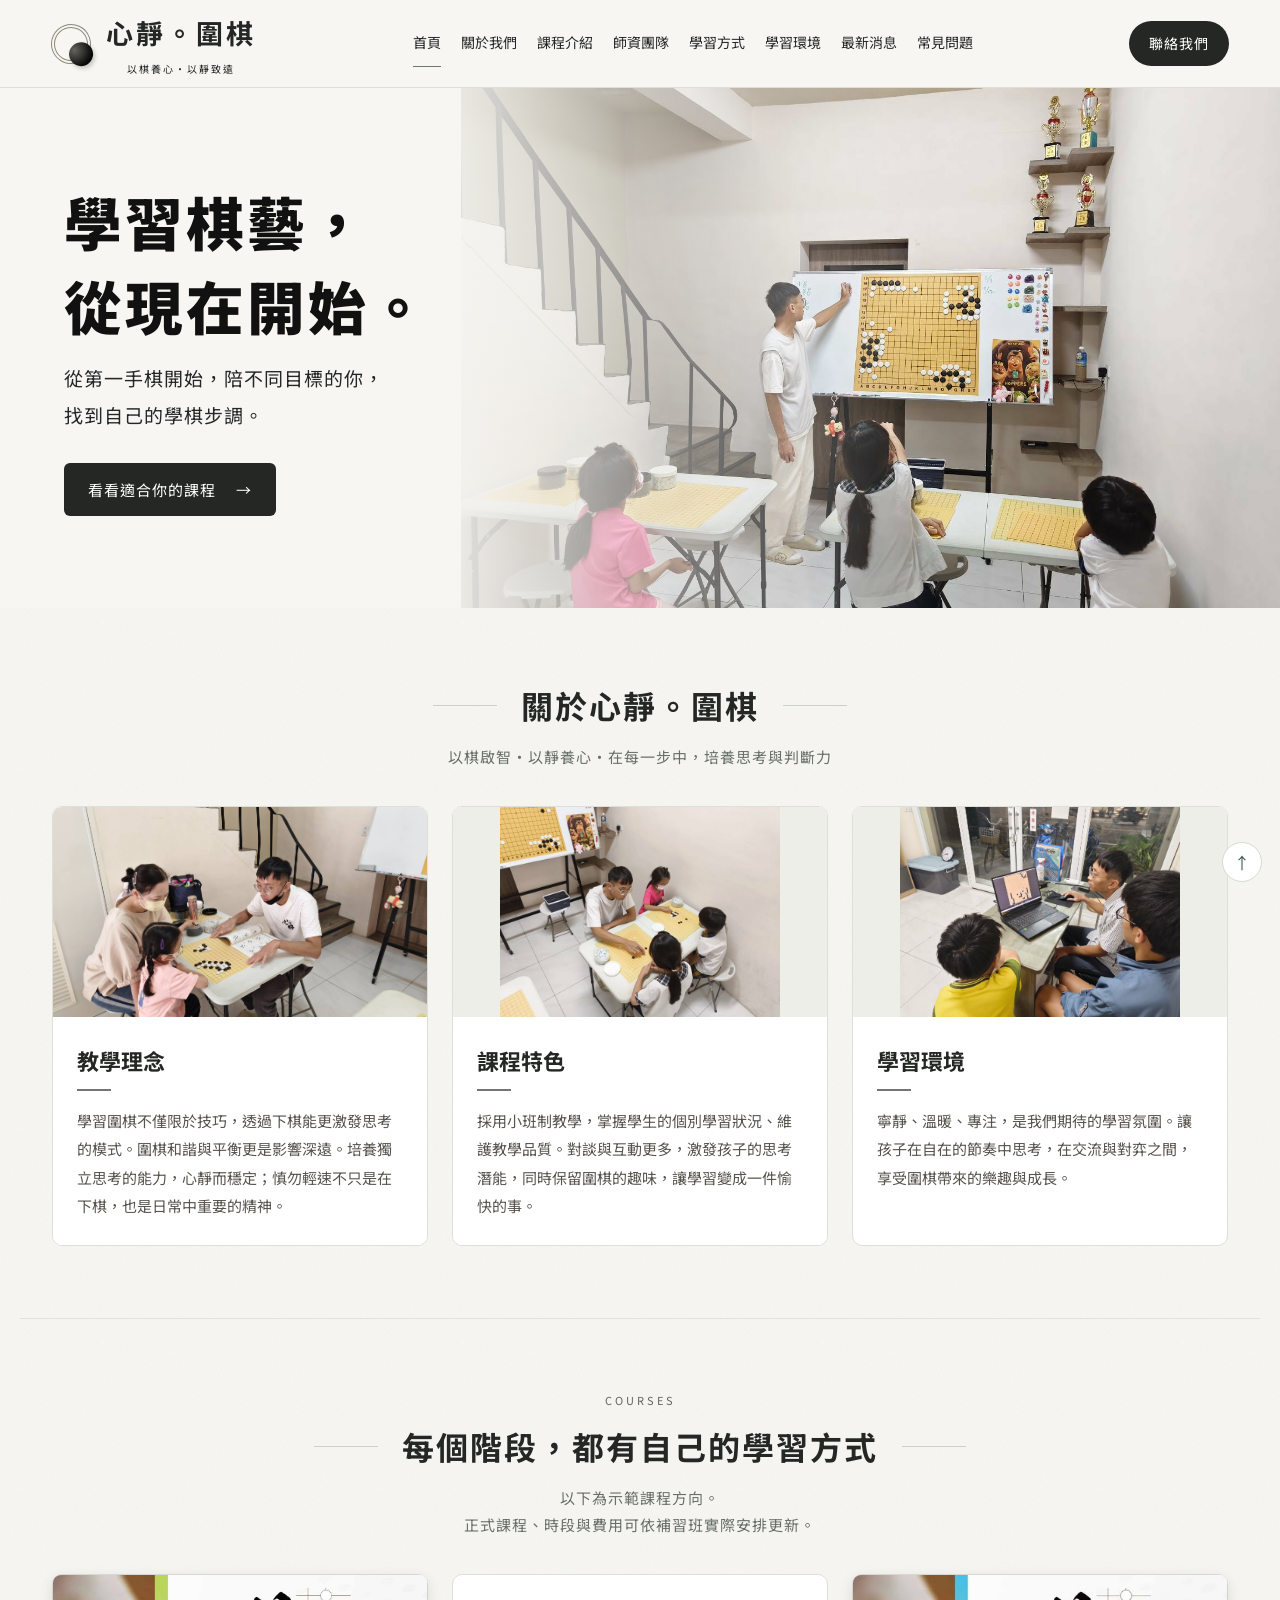
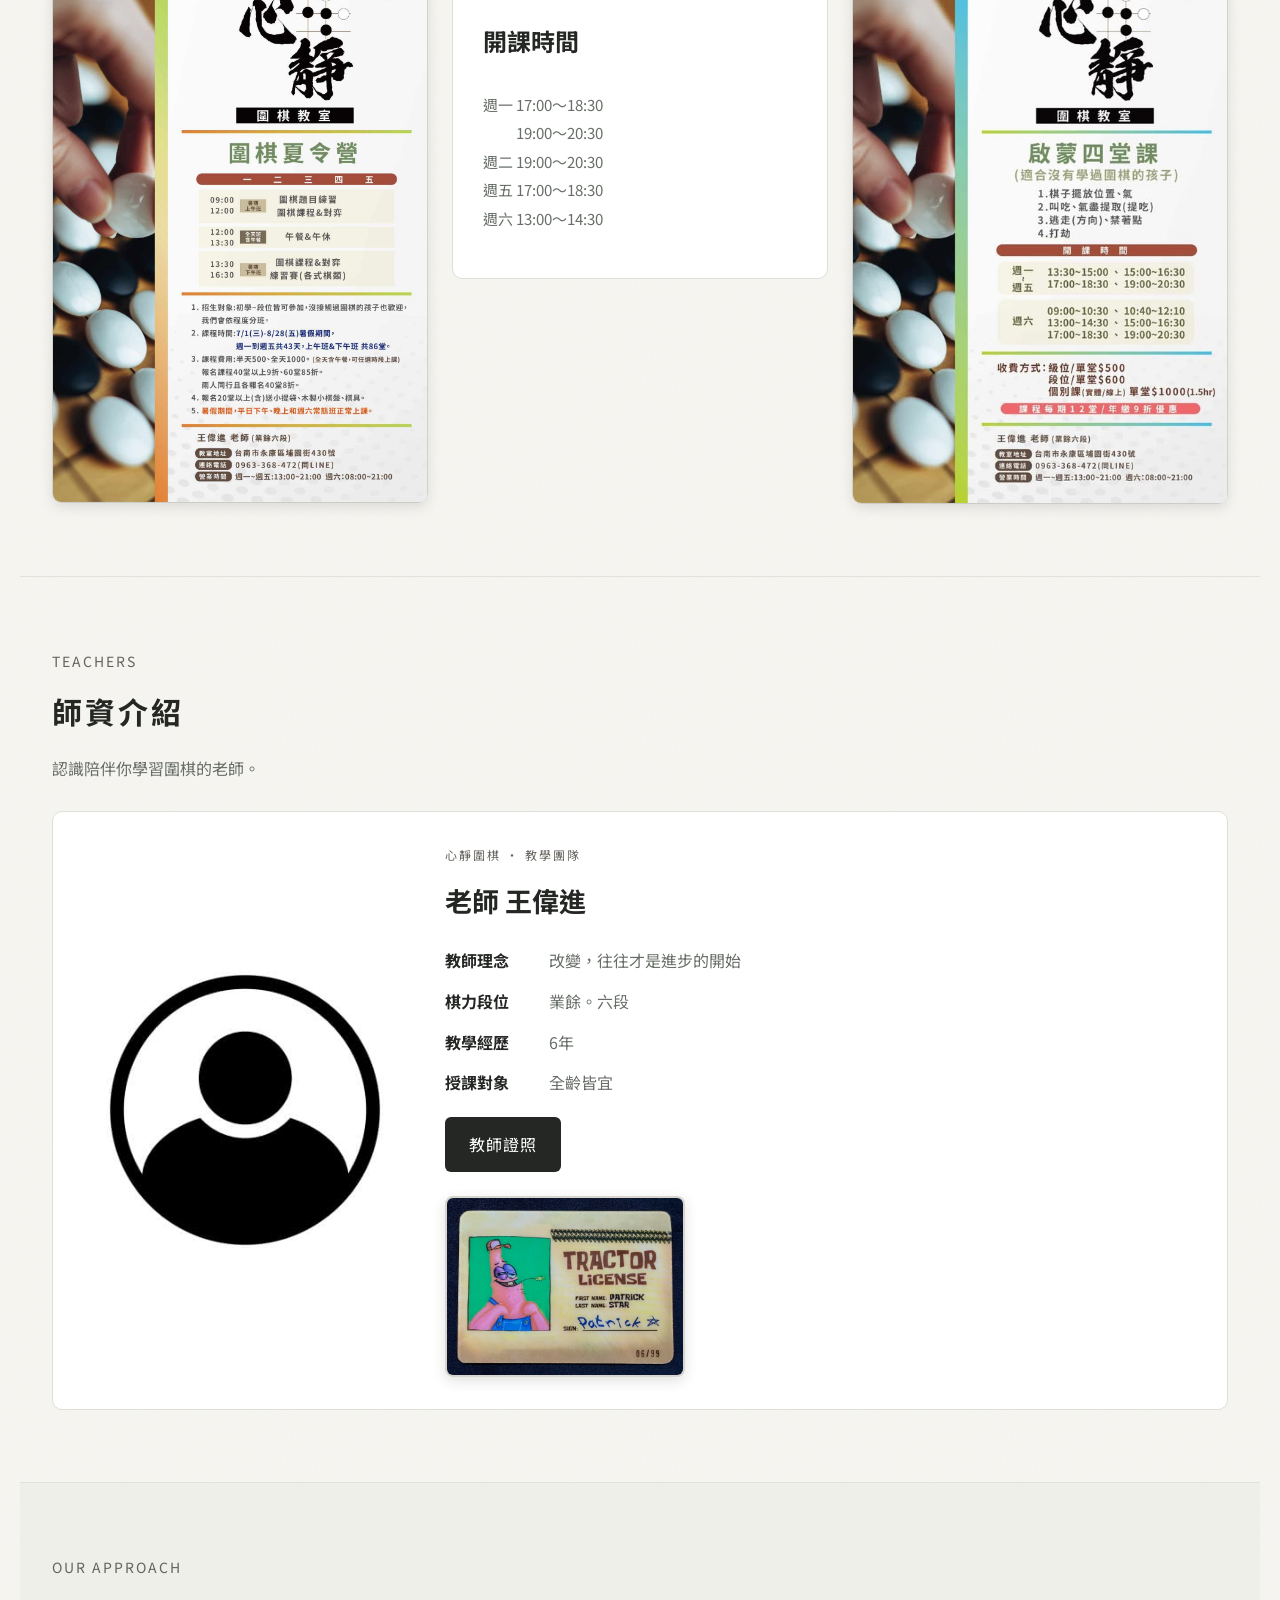
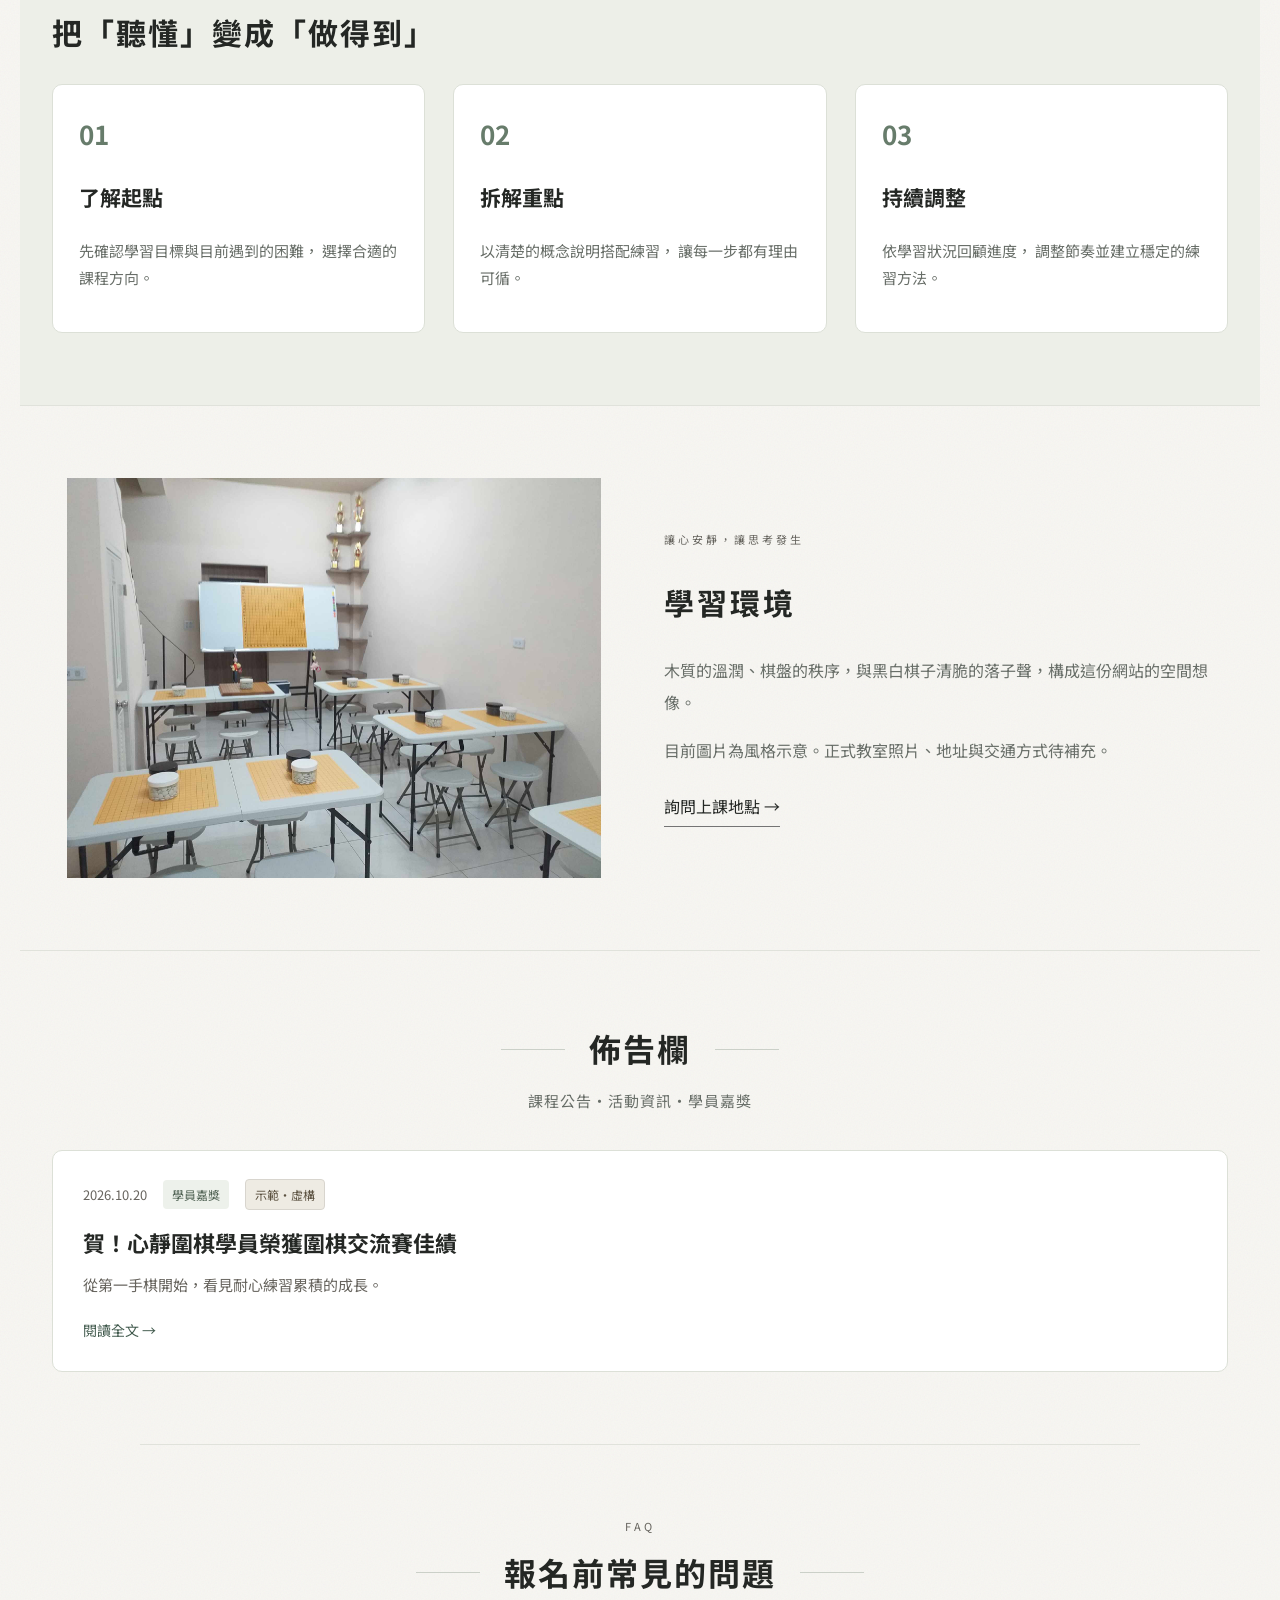
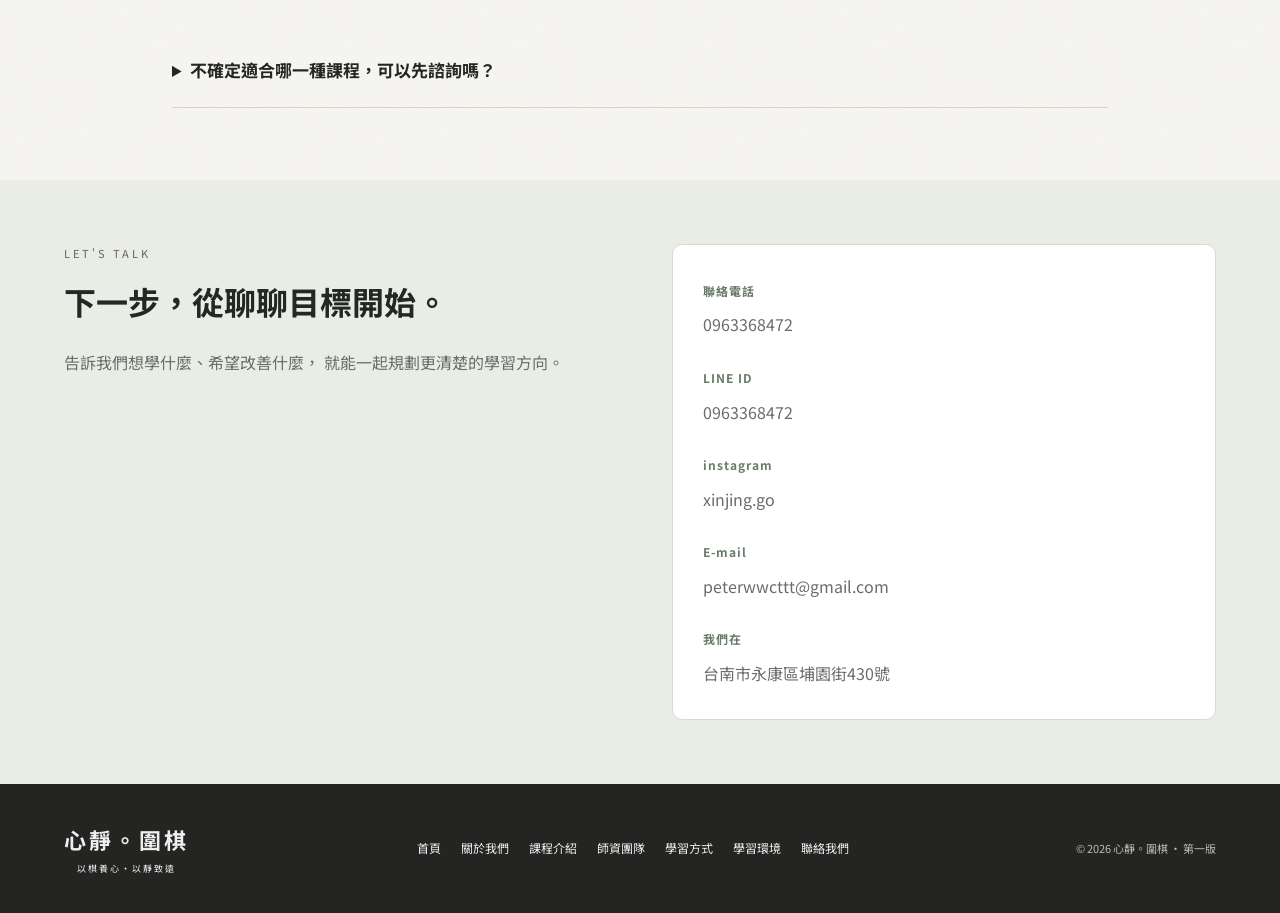
<file: index.html>
<!doctype html>
<html lang="zh-Hant">
<head>
<meta charset="utf-8">
<meta name="viewport" content="width=device-width,initial-scale=1">
<meta name="description" content="心靜。圍棋，以棋養心，以靜致遠。從第一手棋開始，陪不同目標的你，<br>找到自己的學棋步調。">
<title>心靜。圍棋｜以棋養心・以靜致遠</title>
<link rel="preconnect" href="https://fonts.googleapis.com">
<link rel="preconnect" href="https://fonts.gstatic.com" crossorigin>
<link rel="stylesheet" href="https://fonts.googleapis.com/css2?family=Noto+Sans+TC:wght@400;700&amp;display=swap">
<style>
:root {
  --paper:#f6f3ec;
  --ink:#242423;
  --wood:#ae7c43;
  --muted:#67645e
}
* {
  box-sizing:border-box
}
html {
  scroll-behavior:smooth;
  scroll-padding-top:95px
}
body {
  margin:0;
  color:var(--ink);
  background:var(--paper);
  font-family:"Noto Serif TC","Songti TC","PMingLiU",serif;
  background-image:url("data:image/svg+xml,%3Csvg xmlns='http://www.w3.org/2000/svg' width='180' height='180'%3E%3Cfilter id='n'%3E%3CfeTurbulence type='fractalNoise' baseFrequency='.7' numOctaves='3' stitchTiles='stitch'/%3E%3C/filter%3E%3Cpath fill='%237e735f' opacity='.055' filter='url(%23n)' d='M0 0h180v180H0z'/%3E%3C/svg%3E")
}
a {
  color:inherit;
  text-decoration:none
}
button {
  font:inherit
}
header {
  height:88px;
  display:flex;
  align-items:center;
  justify-content:space-between;
  padding:0 5.8%;
  gap:24px;
  background:#f8f5ee;
  position:sticky;
  top:0;
  z-index:10;
  border-bottom:1px solid #ded7c855
}
.brand {
  display:flex;
  align-items:center;
  gap:15px;
  flex-shrink:0
}
.mark {
  width:40px;
  height:40px;
  border:4px double #8f887b;
  border-radius:50%;
  position:relative;
  transform:rotate(-20deg)
}
.mark:after {
  content:'';
  position:absolute;
  width:24px;
  height:24px;
  border-radius:50%;
  background:radial-gradient(circle at 30% 25%,#65645d,#080909 70%);
  bottom:-9px;
  right:-2px;
  box-shadow:1px 3px 4px #0003
}
.brand strong {
  display:block;
  font-size:32px;
  letter-spacing:5px;
  font-weight:900
}
.brand small {
  display:block;
  text-align:center;
  letter-spacing:3px;
  font-size:12px;
  margin-top:2px
}
nav {
  display:flex;
  gap:34px;
  align-items:center;
  font-size:15px;
  letter-spacing:2px
}
nav a {
  padding:10px 0;
  border-bottom:1px solid transparent
}
nav a:hover,nav a[aria-current] {
  border-color:var(--wood)
}
.pill {
  display:inline-flex;
  align-items:center;
  justify-content:center;
  gap:20px;
  background:var(--ink);
  color:#fff;
  padding:14px 30px;
  border-radius:6px;
  font-size:18px;
  letter-spacing:3px;
  transition:background .2s,transform .2s
}
.pill:hover {
  background:#574735;
  transform:translateY(-2px)
}
header>.pill {
  font-size:14px;
  border-radius:30px;
  padding:12px 30px
}
.menu {
  display:none;
  border:1px solid #ccc;
  background:transparent;
  padding:8px 12px;
  border-radius:4px
}
.hero {
  min-height:414px;
  position:relative;
  display:flex;
  align-items:center;
  overflow:hidden
}
.hero-image {
  position:absolute;
  right:0;
  top:0;
  height:100%;
  width:64%;
  object-fit:cover;
  object-position:center
}
.hero:after {
  content:'';
  position:absolute;
  inset:0;
  background:linear-gradient(90deg,#f6f3ec 0%,#f6f3ec 30%,#f6f3ecdf 38%,#f6f3ec00 57%)
}
.hero-content {
  position:relative;
  z-index:1;
  margin:50px 5.8%;
  max-width:670px
}
.hero h1 {
  font-family:"BiauKai","Microsoft JhengHei","PingFang TC",sans-serif;
  font-size:clamp(35px,4.5vw,70px);
  line-height:1.4;
  letter-spacing:5px;
  margin:0 0 13px;
  font-weight:900;
  color:#111
}
.hero p {
  font-size:clamp(17px,2vw,29px);
  letter-spacing:5px;
  margin:0 0 30px
}
.section {
  padding:32px 3% 40px;
  max-width:1600px;
  margin:auto
}
.heading {
  text-align:center;
  margin-bottom:24px
}
.heading h2 {
  font-size:30px;
  letter-spacing:4px;
  margin:0;
  display:flex;
  align-items:center;
  justify-content:center;
  gap:38px
}
.heading h2:before,.heading h2:after {
  content:'';
  height:1px;
  width:15%;
  background:#a7a094
}
.heading p {
  font-size:15px;
  letter-spacing:3px;
  color:var(--muted);
  line-height:1.8;
  margin:7px 0 0
}
.features {
  display:grid;
  grid-template-columns:repeat(3,1fr);
  gap:20px
}
.frame {
  position:relative;
  padding:13px;
  border:1px solid #98672e;
  border-radius:5px;
  background:repeating-linear-gradient(2deg,#ba864d 0,#d7aa75 3px,#b78043 5px,#c99863 9px);
  box-shadow:0 3px 8px #30220c25,inset 0 0 0 4px #f0c38b66
}
.frame:before,.frame:after {
  content:'';
  position:absolute;
  z-index:2;
  width:24px;
  height:24px;
  border-radius:50%;
  box-shadow:1px 3px 5px #0005;
  background:radial-gradient(circle at 32% 23%,#646765,#0a0c0b 70%)
}
.frame:before {
  top:4px;
  left:8px
}
.frame:after {
  bottom:8px;
  right:8px;
  background:radial-gradient(circle at 32% 23%,#fff,#e5e3da 65%,#b1b1a8)
}
.frame:nth-child(2):before {
  background:radial-gradient(circle at 32% 23%,#fff,#e5e3da 65%,#b1b1a8)
}
.frame:nth-child(2):after {
  background:radial-gradient(circle at 32% 23%,#646765,#0a0c0b 70%)
}
.frame-inner {
  background-color:#faf7ef;
  background-image:linear-gradient(#b2956c09 1px,transparent 1px),linear-gradient(90deg,#b2956c09 1px,transparent 1px);
  background-size:20px 20px;
  display:grid;
  grid-template-columns:1.2fr 1fr;
  gap:14px;
  padding:8px;
  min-height:245px;
  border:3px double #dbc5a5
}
.feature-copy {
  padding:15px 13px
}
.feature-copy h3 {
  font-size:24px;
  margin:6px 0 14px
}
.feature-copy h3:after {
  content:'';
  display:block;
  width:34px;
  height:2px;
  background:#ad813c;
  margin-top:8px
}
.feature-copy p {
  font-size:15px;
  line-height:1.75;
  margin:0;
  color:#57534d
}
.frame img {
  width:100%;
  height:100%;
  min-height:226px;
  object-fit:cover
}
.details {
  border-top:1px solid #ded6c8;
  padding:65px 6%
}
.eyebrow {
  color:#896a43;
  letter-spacing:4px;
  font-size:12px
}
.course-grid {
  display:grid;
  grid-template-columns:repeat(3,1fr);
  gap:24px
}
.course-card {
  padding:30px;
  border:1px solid #cec3ae;
  background:#ffffff4d
}
.course-card .number {
  font-size:14px;
  letter-spacing:3px;
  color:#9a783f
}
.course-card h3 {
  font-size:25px;
  margin:14px 0
}
.course-card p {
  line-height:1.9;
  color:var(--muted)
}
.text-link {
  display:inline-block;
  margin-top:10px;
  border-bottom:1px solid #a77c43;
  padding-bottom:5px
}
.split {
  display:grid;
  grid-template-columns:1fr 1fr;
  align-items:center;
  gap:60px
}
.split img {
  width:100%;
  max-height:360px;
  object-fit:contain
}
.split h2 {
  font-size:32px;
  letter-spacing:3px
}
.split p {
  line-height:2;
  color:var(--muted)
}
.placeholder {
  border:1px dashed #bdb09a;
  padding:22px;
  color:#716b61;
  background:#fff5;
  line-height:1.9
}
.news {
  display:flex;
  justify-content:space-between;
  gap:20px;
  padding:24px 0;
  border-top:1px solid #d9d0c1
}
.news span {
  font-size:13px;
  color:var(--muted)
}
details {
  border-bottom:1px solid #d9d0c1;
  padding:18px 0
}
summary {
  cursor:pointer;
  font-size:18px
}
details p {
  color:var(--muted);
  line-height:1.9;
  max-width:850px
}
.contact {
  background:#eae3d5;
  padding:55px 6%
}
.contact-grid {
  display:grid;
  grid-template-columns:1fr 1fr;
  gap:60px
}
.contact h2 {
  font-size:34px;
  margin:10px 0
}
.contact p {
  line-height:1.9;
  color:var(--muted)
}
dl {
  margin:0
}
dl>div {
  display:grid;
  grid-template-columns:110px 1fr;
  border-bottom:1px solid #c9beab;
  padding:14px 0
}
dt {
  color:#796344
}
dd {
  margin:0;
  line-height:1.8
}
.contact small {
  color:#7b7164
}
footer {
  background:#242423;
  color:#eee;
  padding:30px 5%;
  display:flex;
  align-items:center;
  justify-content:space-between;
  gap:30px
}
footer .brand strong {
  font-size:22px
}
footer .brand small {
  font-size:9px
}
footer nav {
  font-size:12px;
  gap:22px
}
footer>small {
  color:#bdbbb5;
  font-size:11px
}
.back-top {
  position:fixed;
  right:18px;
  bottom:18px;
  border:1px solid #aa9270;
  border-radius:50%;
  background:#f7f3e9;
  width:40px;
  height:40px;
  display:grid;
  place-items:center;
  z-index:5
}
@media(min-width:1600px) {
  .hero {
    min-height:480px
  }
}
@media(max-width:1200px) {
  nav {
    gap:18px
  }
  header {
    padding:0 3%
  }
  .brand strong {
    font-size:26px
  }
  .feature-copy {
    padding:8px
  }
  .feature-copy h3 {
    font-size:21px
  }
  .frame-inner {
    gap:7px
  }
  .feature-copy p {
    font-size:14px
  }
  footer nav {
    display:flex;
    flex-wrap:wrap;
    justify-content:center
  }
}
@media(max-width:900px) {
  header {
    height:auto;
    min-height:76px;
    position:relative;
    flex-wrap:wrap;
    padding:16px 5%;
    gap:16px
  }
  .menu {
    display:none
  }
  header>.pill {
    display:inline-flex;
    margin-left:auto;
    font-size:13px;
    padding:10px 18px
  }
  header nav {
    display:flex;
    position:static;
    width:100%;
    order:3;
    flex-wrap:wrap;
    justify-content:center;
    gap:8px 24px;
    background:transparent;
    padding:4px 0;
    box-shadow:none;
    font-size:14px
  }
  header nav a {
    padding:8px 0
  }
  header nav.open {
    display:flex
  }
  .hero-content {
    margin-left:5%;
    max-width:70%
  }
  .hero p {
    letter-spacing:2px
  }
  .features {
    grid-template-columns:1fr
  }
  .frame-inner {
    grid-template-columns:1.4fr 1fr;
    min-height:220px
  }
  .frame img {
    height:230px;
    min-height:0
  }
  .feature-copy {
    padding:14px
  }
  .feature-copy p {
    font-size:16px
  }
  .course-grid {
    grid-template-columns:1fr
  }
  .split,.contact-grid {
    gap:25px
  }
  .heading h2 {
    font-size:26px;
    gap:15px
  }
  .details {
    padding:45px 6%
  }
}
@media(max-width:580px) {
  header {
    gap:12px;
    padding:14px 5%
  }
  header nav {
    gap:4px 18px;
    font-size:13px;
    letter-spacing:1px
  }
  header>.pill {
    font-size:12px;
    padding:10px 14px;
    letter-spacing:1px
  }
  .brand {
    gap:10px
  }
  .mark {
    width:32px;
    height:32px
  }
  .brand strong {
    font-size:24px
  }
  .brand small {
    font-size:10px
  }
  .hero {
    min-height:560px;
    align-items:flex-start
  }
  .hero-image {
    width:100%;
    height:58%;
    top:auto;
    bottom:0
  }
  .hero:after {
    background:linear-gradient(180deg,#f6f3ec 0%,#f6f3ec 32%,#f6f3ec00 64%)
  }
  .hero-content {
    max-width:100%;
    margin:34px 6%
  }
  .hero h1 {
    font-size:34px;
    letter-spacing:2px
  }
  .hero p {
    font-size:16px;
    margin-bottom:23px
  }
  .pill {
    font-size:15px;
    padding:12px 23px
  }
  .section {
    padding:30px 5%
  }
  .heading p {
    letter-spacing:1px;
    font-size:13px
  }
  .heading h2:before,.heading h2:after {
    width:9%
  }
  .frame {
    padding:9px
  }
  .frame-inner {
    gap:8px;
    padding:5px;
    grid-template-columns:1.2fr 1fr
  }
  .feature-copy {
    padding:8px
  }
  .feature-copy h3 {
    font-size:21px
  }
  .feature-copy p {
    font-size:14px
  }
  .frame img {
    height:100%;
    min-height:245px
  }
  .split,.contact-grid {
    grid-template-columns:1fr
  }
  .split img {
    max-height:280px
  }
  .news {
    flex-direction:column;
    gap:8px
  }
  footer {
    flex-direction:column;
    text-align:center
  }
  footer nav {
    display:flex;
    flex-wrap:wrap;
    justify-content:center;
    gap:8px 18px;
    font-size:12px
  }
  .contact {
    padding:40px 6%
  }
}
@media(prefers-reduced-motion:reduce) {
  html {
    scroll-behavior:auto
  }
  .pill {
    transition:none
  }
}
.teacher-wrap {
  max-width:1180px;
  margin:auto
}
.teacher-wrap .section-head {
  margin-bottom:28px
}
.teacher-wrap .section-head h2 {
  font-size:30px;
  letter-spacing:3px;
  margin:10px 0
}
.teacher-wrap .section-head p {
  color:var(--muted)
}
.kicker {
  color:#896a43;
  letter-spacing:2px;
  font-size:14px
}
.teacher-card {
  position:relative;
  display:grid;
  grid-template-columns:minmax(200px,320px) minmax(0,1fr);
  gap:36px;
  align-items:center;
  padding:28px;
  border:10px solid #b6814c;
  border-radius:5px;
  background:#fbf8f0;
  box-shadow:inset 0 0 0 2px #e8c99c,0 5px 14px #60421d26
}
.teacher-photo {
  display:block;
  width:100%;
  height:auto;
  object-fit:contain;
  border-radius:2px
}
.teacher-info h3 {
  font-size:29px;
  margin:12px 0
}
.teacher-info p {
  color:var(--muted);
  line-height:1.8
}
.teacher-info dl {
  display:grid;
  grid-template-columns:5em minmax(0,1fr);
  gap:12px 20px;
  line-height:1.8;
  margin:20px 0
}
.teacher-info dt {
  font-weight:700;
  color:var(--ink)
}
.teacher-info dd {
  color:var(--muted)
}
.teacher-info .pill {
  font-size:16px;
  letter-spacing:1px
}
@media(max-width:760px) {
  .teacher-card {
    grid-template-columns:1fr;
    padding:22px;
    gap:22px;
    border-width:8px
  }
  .teacher-photo {
    max-width:320px;
    margin:auto
  }
  .teacher-info dl {
    gap:12px
  }
  .teacher-info h3 {
    font-size:26px
  }
}
.tags {
  display:flex;
  gap:8px;
  flex-wrap:wrap;
  margin-top:24px
}
.tags span {
  background:#eee5d5;
  color:#6c5132;
  padding:7px 11px;
  border-radius:20px;
  font-size:13px
}
.method-wrap {
  max-width:1180px;
  margin:auto
}
.method-wrap h2 {
  font-size:30px;
  letter-spacing:2px
}
.steps {
  display:grid;
  grid-template-columns:repeat(3,minmax(0,1fr));
  gap:35px
}
.step b {
  font-size:32px;
  color:#a77a44
}
.step h3 {
  font-size:22px
}
.step p {
  line-height:1.8;
  color:var(--muted)
}
.approach {
  background:#ece6db
}
.contact-box {
  border:5px solid #b6814c;
  padding:28px;
  background:#faf7ef
}
.contact-box b {
  color:#896338
}
.contact-box p {
  margin:8px 0 24px;
  overflow-wrap:anywhere
}
.contact-box p:last-child {
  margin-bottom:0
}
.contact-box a:hover {
  text-decoration:underline
}
.hero-content p {
  font-size:clamp(16px,1.5vw,23px);
  letter-spacing:2px
}
.heading h2 {
  overflow-wrap:anywhere
}
@media(max-width:900px) {
  .steps {
    grid-template-columns:1fr
  }
  .heading h2 {
    font-size:25px
  }
  .heading h2:before,.heading h2:after {
    flex-shrink:0;
    width:8%
  }
}
@media(max-width:580px) {
  .hero {
    min-height:620px
  }
  .hero h1 {
    font-size:34px
  }
  .hero-content p {
    line-height:1.8
  }
  .contact h2 {
    font-size:28px
  }
}
/* 無木框：宣紙與墨灰 */
:root {
  --wood:#747474
}
.frame {
  border:1px solid #d8d5ce;
  border-radius:8px;
  padding:12px;
  background:#f5f3ee;
  box-shadow:0 3px 12px #2020200c
}
.frame-inner {
  border:0;
  background-color:#faf8f3;
  background-image:none;
  border-radius:3px
}
.teacher-card {
  border:1px solid #d8d5ce;
  border-radius:8px;
  background:#faf8f3;
  box-shadow:0 3px 12px #2020200c
}
.contact-box {
  border:1px solid #c9c6be;
  border-radius:8px;
  background:#faf8f3;
  box-shadow:none
}
.course-card {
  border-color:#d8d5ce;
  border-radius:8px;
  background:#faf8f3
}
.feature-copy h3:after {
  background:#747474
}
.eyebrow,.kicker,.course-card .number,.step b,.contact-box b {
  color:#66645e
}
.text-link {
  border-color:#747474
}
.tags span {
  background:#eae8e2;
  color:#5e5b55
}
@media(max-width:760px) {
  .teacher-card {
    border-width:1px
  }
  .contact-box {
    border-width:1px
  }
}
/* V03 思源黑體繁體版 */
body,button,input,select,textarea,.hero h1,.brand {
  font-family:"Noto Sans TC","Microsoft JhengHei","PingFang TC",sans-serif
}
h1,h2,h3,.brand strong {
  font-weight:700
}
.hero p,.heading p {
  line-height:1.8
}
/* 師資介紹：讓每位老師的卡片成為獨立段落 */
#teachers .teacher-card + .teacher-card {
  margin-top: 40px;
}
@media (max-width: 760px) {
  #teachers .teacher-card + .teacher-card {
    margin-top: 28px;
  }
}
/* 第二位老師：滑鼠移入時放大整張證書圖片 */
.teacher-image-area {
  position: relative;
  width: min(240px, 100%);
  margin-top: 24px;
  cursor: zoom-in;
}
.teacher-zoom-image {
  position: relative;
  display: block;
  width: 100%;
  height: auto;
  object-fit: contain;
  border: 2px solid #d8d5ce;
  border-radius: 8px;
  background: #fff;
  box-shadow: 0 4px 14px rgb(0 0 0 / 12%);
  pointer-events: none;
  transform-origin: center;
  transition: transform 0.3s ease, box-shadow 0.3s ease;
}
.teacher-image-area:hover,
.teacher-image-area:focus-within {
  z-index: 30;
}
.teacher-image-area:hover .teacher-zoom-image,
.teacher-image-area:focus-within .teacher-zoom-image {
  transform:
    translate(var(--teacher-zoom-x, 0px), var(--teacher-zoom-y, 0px))
    scale(var(--teacher-zoom-scale, 1));
  box-shadow: 0 12px 32px rgb(0 0 0 / 24%);
}
.teacher-zoom-image:focus-visible {
  outline: 3px solid #747474;
  outline-offset: 4px;
}
@media (prefers-reduced-motion: reduce) {
  .teacher-zoom-image {
    transition: none;
  }
}
</style>
<link rel="stylesheet" href="assets/notice-board.css">
<link rel="stylesheet" href="assets/ui-refined.css">
</head>
<body id="home">
<header><a class="brand" href="#home" aria-label="心靜。圍棋首頁"><span class="mark" aria-hidden="true"></span><span><strong>心靜。圍棋</strong><small>以棋養心・以靜致遠</small></span></a><button class="menu" aria-label="開啟選單" aria-expanded="false" aria-controls="navigation">選單 ☰</button>
<nav id="navigation" aria-label="主要導覽"><a href="#home" aria-current="page">首頁</a><a href="#about">關於我們</a><a href="#courses">課程介紹</a><a href="#teachers">師資團隊</a><a href="#method">學習方式</a><a href="#environment">學習環境</a><a href="#news">最新消息</a><a href="#faq">常見問題</a>
</nav><a class="pill" href="#contact">聯絡我們</a>
</header>
<main>
<!-- 首頁主視覺 開始 -->
<section class="hero" aria-labelledby="hero-title"><img class="hero-image" src="textures/160692.jpg" alt="暖陽照映木質圍棋棋盤與黑白棋子" fetchpriority="high">
<div class="hero-content">
<h1 id="hero-title">學習棋藝，<br>從現在開始。</h1>
<p>從第一手棋開始，陪不同目標的你，<br>找到自己的學棋步調。</p><a class="pill" href="#courses">看看適合你的課程 <span aria-hidden="true">→</span></a>
</div>
</section>
<!-- 首頁主視覺 結束 -->
<!-- 關於我們 開始 -->
<section id="about" class="section">
<div class="heading">
<h2>關於心靜。圍棋</h2>
<p>以棋啟智・以靜養心・在每一步中，培養思考與判斷力</p>
</div>
<div class="features">
<article class="frame">
<div class="frame-inner">
<div class="feature-copy">
<h3>教學理念</h3>
<p>學習圍棋不僅限於技巧，透過下棋能更激發思考的模式。圍棋和諧與平衡更是影響深遠。培養獨立思考的能力，心靜而穩定；慎勿輕速不只是在下棋，也是日常中重要的精神。</p>
</div><img src="textures/160711.jpg" alt="木製棋罐與黑白棋子" loading="lazy">
</div>
</article>
<article class="frame">
<div class="frame-inner">
<div class="feature-copy">
<h3>課程特色</h3>
<p>
採用小班制教學，掌握學生的個別學習狀況、維護教學品質。對談與互動更多，激發孩子的思考潛能，同時保留圍棋的趣味，讓學習變成一件愉快的事。</p>
</div><img src="textures/160687.jpg" alt="手持白棋思考落子" loading="lazy">
</div>
</article>
<article class="frame">
<div class="frame-inner">
<div class="feature-copy">
<h3>學習環境</h3>
<p>寧靜、溫暖、專注，是我們期待的學習氛圍。讓孩子在自在的節奏中思考，在交流與對弈之間，享受圍棋帶來的樂趣與成長。</p>
</div><img src="textures/160706.jpg" alt="木質圍棋教室風格示意" loading="lazy">
</div>
</article>
</div>
</section>
<!-- 關於我們 結束 -->
<!-- 課程 開始 -->
<section id="courses" class="section details">
  <style>
    #courses .course-grid {
      display: grid;
      grid-template-columns: repeat(3, minmax(0, 1fr));
      gap: 24px;
      align-items: start;
      overflow: visible;
    }

    #courses .course-card {
      position: relative;
      min-width: 0;
      overflow: visible;
    }

    #courses .course-image-card {
      padding: 0;
    }

    /* 放大時，圖片顯示在其他卡片上方 */
    #courses .course-image-card:hover,
    #courses .course-image-card:focus-within {
      z-index: 30;
    }

    /* 沿用教師證的預覽容器 */
    #courses .course-image-link {
      display: block;
      position: relative;
      width: 100%;
      margin: 0;
      cursor: zoom-in;
    }

    #courses .course-image-link .teacher-zoom-image {
      display: block;
      position: relative;
      width: 100%;
      max-width: 100%;
      height: auto;
      min-height: 0;
      max-height: none;
      object-fit: contain;
      border: 0;
      border-radius: 8px;
      background: #fff;
      pointer-events: none;
      transform-origin: center;
      transition: transform 0.3s ease, box-shadow 0.3s ease;
    }

    #courses .course-image-link:hover .teacher-zoom-image,
    #courses .course-image-link:focus-within .teacher-zoom-image {
      transform:
        translate(
          var(--teacher-zoom-x, 0px),
          var(--teacher-zoom-y, 0px)
        )
        scale(var(--teacher-zoom-scale, 1));

      box-shadow: 0 12px 32px rgb(0 0 0 / 24%);
    }

    #courses .course-image-link:focus-visible {
      outline: 3px solid #747474;
      outline-offset: 4px;
    }

    @media (max-width: 900px) {
      #courses .course-grid {
        grid-template-columns: minmax(0, 1fr);
      }
    }

    @media (prefers-reduced-motion: reduce) {
      #courses .course-image-link .teacher-zoom-image {
        transition: none;
      }
    }
  </style>

  <div class="heading">
    <span class="eyebrow">COURSES</span>

    <h2>每個階段，都有自己的學習方式</h2>

    <p>
      以下為示範課程方向。<br>
      正式課程、時段與費用可依補習班實際安排更新。
    </p>
  </div>

  <div class="course-grid">
    <!-- 第一張課程圖片 -->
    <article class="course-card course-image-card">
      <a
        class="teacher-image-area course-image-link"
        data-teacher-zoom
        href="./textures/754463223_122186936234912372_2215659303802772906_n.jpg"
        target="_blank"
        rel="noopener noreferrer"
        aria-label="在新分頁開啟啟蒙四堂課圖片"
      >
        <img
          class="teacher-zoom-image"
          src="./textures/754463223_122186936234912372_2215659303802772906_n.jpg"
          alt="啟蒙四堂課課程介紹與開課時間"
          loading="lazy"
          decoding="async"
        >
      </a>
    </article>

    <!-- 基礎訓練 -->
    <article class="course-card">
      <h3>開課時間</h3>

      <p>
        週一 17:00～18:30<br>
        　　 19:00～20:30<br>
        週二 19:00～20:30<br>
        週五 17:00～18:30<br>
        週六 13:00～14:30
      </p>
    </article>

    <!-- 第三張課程圖片 -->
    <article class="course-card course-image-card">
      <a
        class="teacher-image-area course-image-link"
        data-teacher-zoom
        href="./textures/887213492_122202481742912372_5701509633743930708_n.jpg"
        target="_blank"
        rel="noopener noreferrer"
        aria-label="在新分頁開啟課程介紹圖片"
      >
        <img
          class="teacher-zoom-image"
          src="./textures/887213492_122202481742912372_5701509633743930708_n.jpg"
          alt="課程介紹與開課時間"
          loading="lazy"
          decoding="async"
        >
      </a>
    </article>
  </div>
</section>
<!-- 課程 結束 -->
<!-- 師資 開始 -->
<section class="section details" id="teachers" aria-labelledby="teachers-title">
        <div class="teacher-wrap">
          <div class="section-head">
            <div class="kicker">TEACHERS</div>
            <h2 id="teachers-title">師資介紹</h2>
            <p>認識陪伴你學習圍棋的老師。</p>
          </div>
          <article class="teacher-card">
            <img class="teacher-photo" src="textures/pngtree-user-icon-png-image_1796659.jpg" alt="老師介紹照片" loading="lazy" width="544" height="965">
            <div class="teacher-info">
              <div class="kicker">心靜圍棋 · 教學團隊</div>
              <h3>老師 王偉進 </h3>
              <dl>
                <dt>教師理念</dt>
                <dd> 改變，往往才是進步的開始 </dd>
                <dt>棋力段位</dt>
                <dd> 業餘。六段 </dd>
                <dt>教學經歷</dt>
                <dd> 6年 </dd>
                <dt>授課對象</dt>
                <dd> 全齡皆宜 </dd>
              </dl>
              <a class="pill">教師證照</a> 
              <div class="teacher-image-area" data-teacher-zoom>
                <img
                  class="teacher-zoom-image"
                  src="textures/659658251_17932421061217945_1826897750469235305_n.jpg"
                  alt="教師證書圖片"
                  loading="lazy"
                  decoding="async"
                  tabindex="0"
                >
              </div>
             
            </div>

          </div>
      </section>
<!-- 師資 結束 -->

<!-- 教學方式 開始 -->
<section id="method" class="section details approach">
        <div class="method-wrap">
          <div class="section-head">
            <div class="kicker">OUR APPROACH</div>
            <h2>把「聽懂」變成「做得到」</h2>
          </div>
          <div class="steps">
            <div class="step">
              <b>01</b>
              <h3>了解起點</h3>
              <p>
                先確認學習目標與目前遇到的困難，
                選擇合適的課程方向。
              </p>
            </div>
            <div class="step">
              <b>02</b>
              <h3>拆解重點</h3>
              <p>
                以清楚的概念說明搭配練習，
                讓每一步都有理由可循。
              </p>
            </div>
            <div class="step">
              <b>03</b>
              <h3>持續調整</h3>
              <p>
                依學習狀況回顧進度，
                調整節奏並建立穩定的練習方法。
              </p>
            </div>
          </div>
        </div>
      </section>
<!-- 教學方式 結束 -->
<!-- 教室環境 開始 -->
<section id="environment" class="section details split"><img src="textures/classroom.jpg" alt="參考圖中的暖木色圍棋教室示意" loading="lazy">
<div><span class="eyebrow">讓心安靜，讓思考發生</span>
<h2>學習環境</h2>
<p>木質的溫潤、棋盤的秩序，與黑白棋子清脆的落子聲，構成這份網站的空間想像。</p>
<p>目前圖片為風格示意。正式教室照片、地址與交通方式待補充。</p><a class="text-link" href="#contact">詢問上課地點 →</a>
</div>
</section>
<!-- 教室環境 結束 -->
<!-- 佈告欄 開始 -->
<section
  id="news"
  class="section details"
  aria-labelledby="board-title"
>
  <div class="heading">
    <h2 id="board-title">佈告欄</h2>
    <p>課程公告・活動資訊・學員嘉獎</p>
  </div>

  <!-- 公告列表：兩則公告之間保留 20px 間距 -->
  <div style="display: grid; gap: 20px;">

    <!-- 公告結尾 -->
    <article class="board-post">
      <a class="board-link" href="news/award-demo.html">
        <span class="board-meta">
          <time datetime="2026-10-20">2026.10.20</time>
          <span class="board-tag">學員嘉獎</span>
          <span class="board-demo">示範・虛構</span>
        </span>

        <span class="board-title">
          賀！心靜圍棋學員榮獲圍棋交流賽佳績
        </span>

        <span class="board-preview">
          從第一手棋開始，看見耐心練習累積的成長。
        </span>

        <span class="board-read">閱讀全文 →</span>
      </a>
    </article>
    <!-- 公告結尾 -->
    

  </div>
</section>
<!-- 佈告欄 結束 -->




<!-- 常見問題 開始 -->
<section id="faq" class="section details">
<div class="heading"><span class="eyebrow">FAQ</span>
<h2>報名前常見的問題</h2>
</div>
<details>
            <summary>不確定適合哪一種課程，可以先諮詢嗎？</summary>
            <p>
              當然可以！歡迎先與我們聊聊孩子的年齡與學習經驗。
              若孩子曾學過圍棋，我們會進一步了解程度，協助安排合適的班級，讓孩子在適合自己的步調中學習與成長。              
            </p>
          </details>

</section>
<!-- 常見問題 結束 -->
<!-- 聯絡資訊 開始 -->
<section id="contact" class="contact">
        <div class="contact-grid">
          <div>
            <div class="eyebrow">LET'S TALK</div>
            <h2>下一步，從聊聊目標開始。</h2>
            <p>
              告訴我們想學什麼、希望改善什麼，
              就能一起規劃更清楚的學習方向。
            </p>
          </div>
          <div class="contact-box">
            <b>聯絡電話</b> 
            <p>
              0963368472<br>
              
            </p>

            <b>LINE ID</b>
            <p>0963368472</p>

            <b>instagram</b>
            <p>
              <a href="https://www.instagram.com/xinjing.go/"> xinjing.go</a>
            </p>



            <b>E-mail</b>
            <p>
              <a href="mailto:kass3266@gmail.com"> peterwwcttt@gmail.com </a>
            </p>

            <b>我們在</b>
            <p>
              <a href="https://maps.app.goo.gl/aFNbgoNWefghb4vy9"> 台南市永康區埔園街430號 </a>
            </p>

          </div>
        </div>
      </section>
<!-- 聯絡資訊 結束 -->
</main>
<footer><a class="brand" href="#home"><span><strong>心靜。圍棋</strong><small>以棋養心・以靜致遠</small></span></a>
<nav aria-label="頁尾導覽">
  <a href="#home">首頁</a>
  <a href="#about">關於我們</a>
  <a href="#courses">課程介紹</a>
  <a href="#teachers">師資團隊</a>
  <a href="#method">學習方式</a>
  <a href="#environment">學習環境</a>
  <a href="#contact">聯絡我們</a>
</nav><small>© <span id="year">2026</span> 心靜。圍棋 · 第一版</small>
</footer>
<a class="back-top" href="#home" aria-label="回到頁首">↑</a>

<script>const menu=document.querySelector('.menu'),nav=document.querySelector('#navigation');menu.addEventListener('click',()=>{const open=nav.classList.toggle('open');menu.setAttribute('aria-expanded',String(open));menu.setAttribute('aria-label',open?'關閉選單':'開啟選單')});nav.querySelectorAll('a').forEach(a=>a.addEventListener('click',()=>{nav.classList.remove('open');menu.setAttribute('aria-expanded','false')}));document.addEventListener('keydown',e=>{if(e.key==='Escape'){nav.classList.remove('open');menu.setAttribute('aria-expanded','false')}});document.querySelector('#year').textContent=new Date().getFullYear();</script>
<script>
/* 證書圖片預覽：維持整張圖片可見，最多放大五倍。 */
(() => {
  const areas = Array.from(document.querySelectorAll('[data-teacher-zoom]'));
  const padding = 16;

  function fitPreview(area) {
    const image = area.querySelector('.teacher-zoom-image');
    if (!image || !image.complete || !image.naturalWidth) return;

    const rect = area.getBoundingClientRect();
    if (!rect.width || !rect.height) return;

    const viewportWidth = document.documentElement.clientWidth;
    const viewportHeight = document.documentElement.clientHeight;
    const scale = Math.min(
      5,
      Math.max(1, viewportWidth - padding * 2) / rect.width,
      Math.max(1, viewportHeight - padding * 2) / rect.height
    );
    const halfWidth = rect.width * scale / 2;
    const halfHeight = rect.height * scale / 2;
    const centerX = rect.left + rect.width / 2;
    const centerY = rect.top + rect.height / 2;
    const targetX = Math.min(
      viewportWidth - padding - halfWidth,
      Math.max(padding + halfWidth, centerX)
    );
    const targetY = Math.min(
      viewportHeight - padding - halfHeight,
      Math.max(padding + halfHeight, centerY)
    );

    image.style.setProperty('--teacher-zoom-scale', String(scale));
    image.style.setProperty('--teacher-zoom-x', `${targetX - centerX}px`);
    image.style.setProperty('--teacher-zoom-y', `${targetY - centerY}px`);
  }

  areas.forEach(area => {
    const image = area.querySelector('.teacher-zoom-image');
    area.addEventListener('pointerenter', () => fitPreview(area));
    area.addEventListener('focusin', () => fitPreview(area));
    image.addEventListener('load', () => fitPreview(area));
    fitPreview(area);
  });

  function updateActivePreviews() {
    areas.forEach(area => {
      if (area.matches(':hover') || area.contains(document.activeElement)) {
        fitPreview(area);
      }
    });
  }

  window.addEventListener('resize', updateActivePreviews);
  window.addEventListener('scroll', updateActivePreviews, { passive: true });
})();
</script>

</body>
</html>
</file>
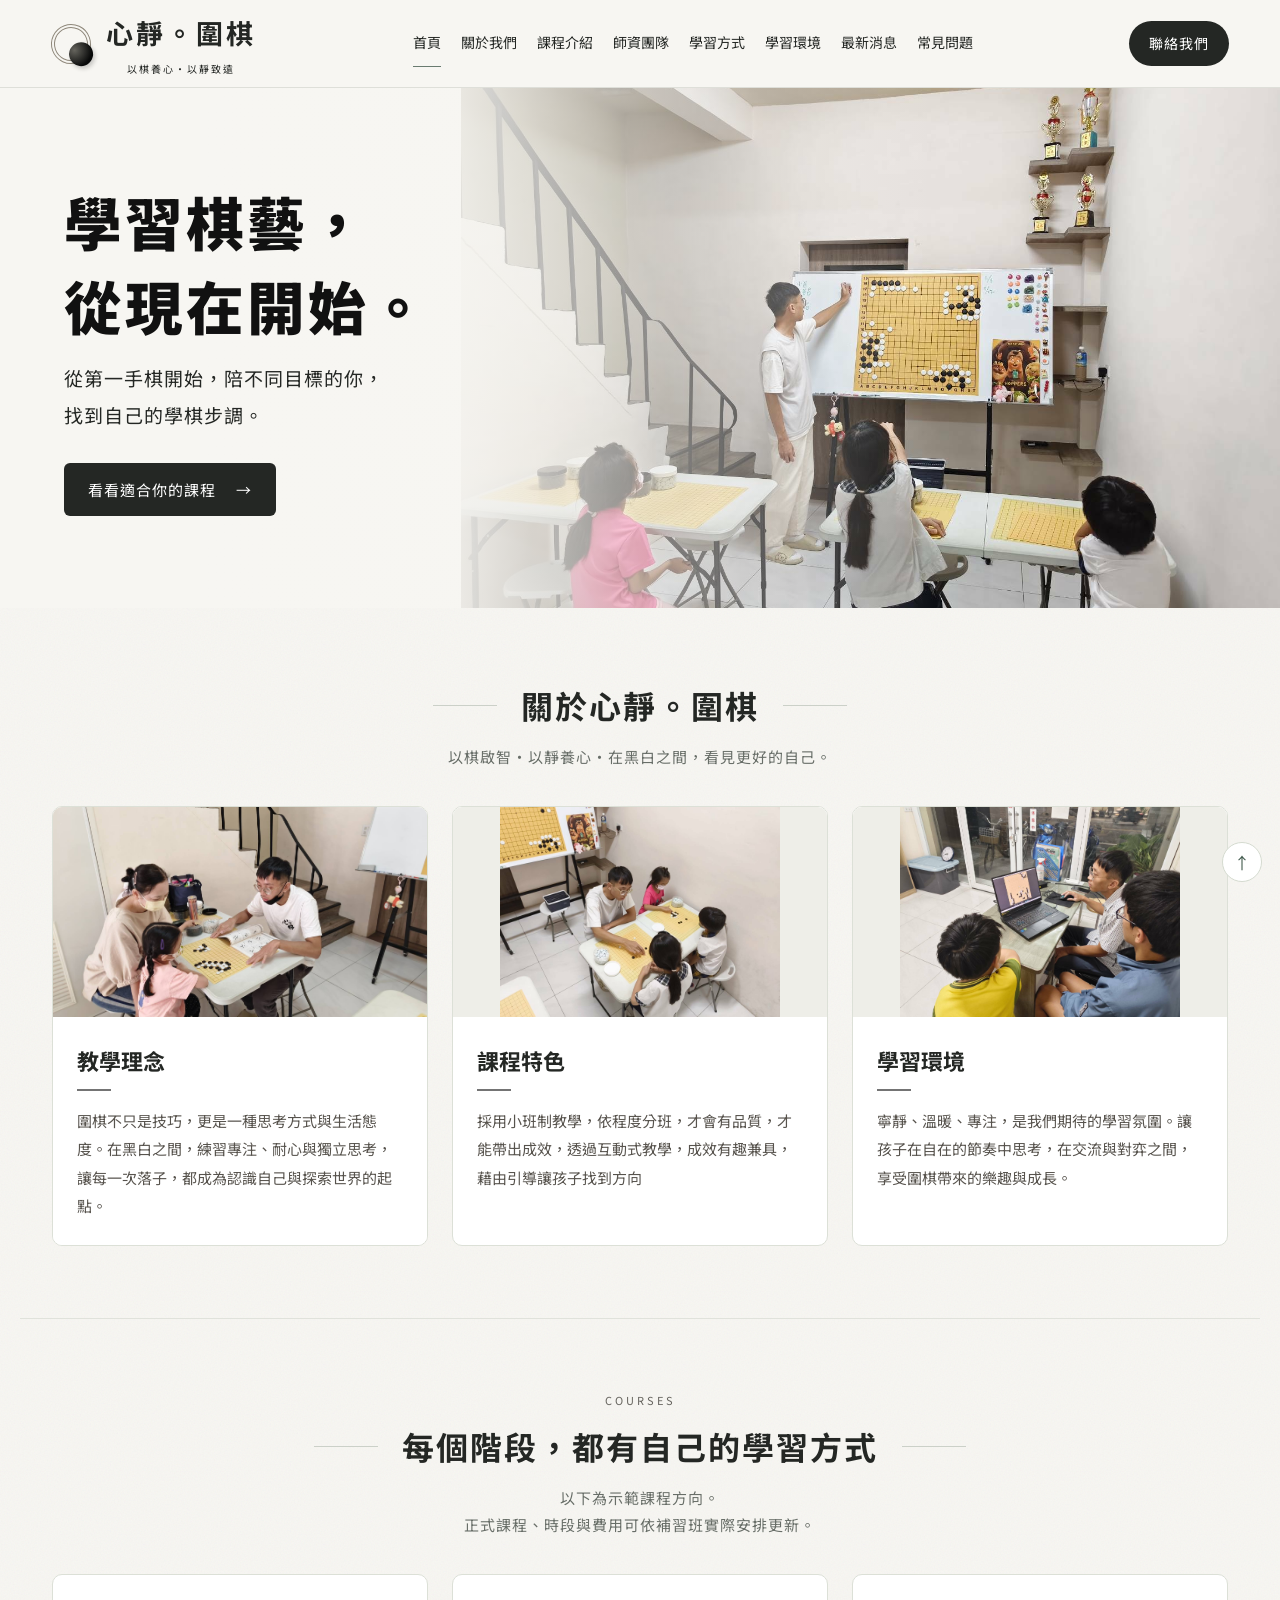
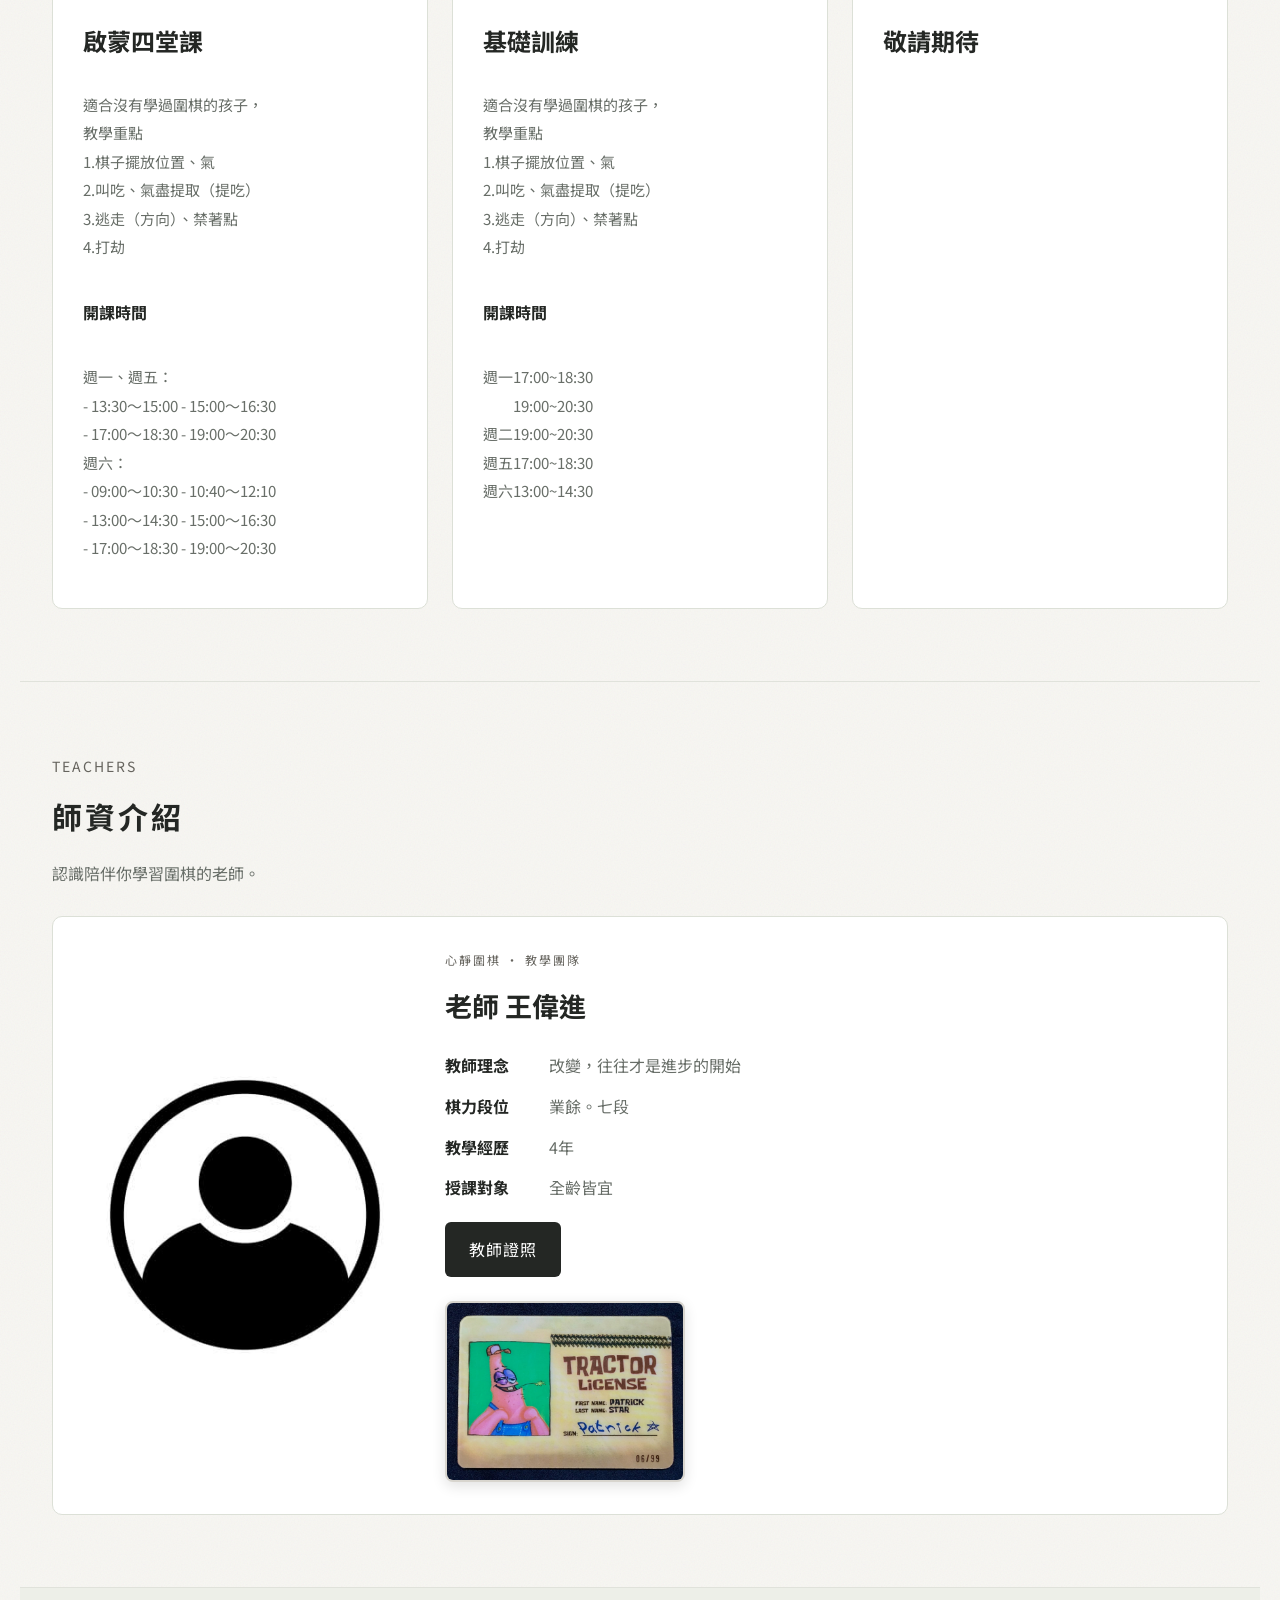
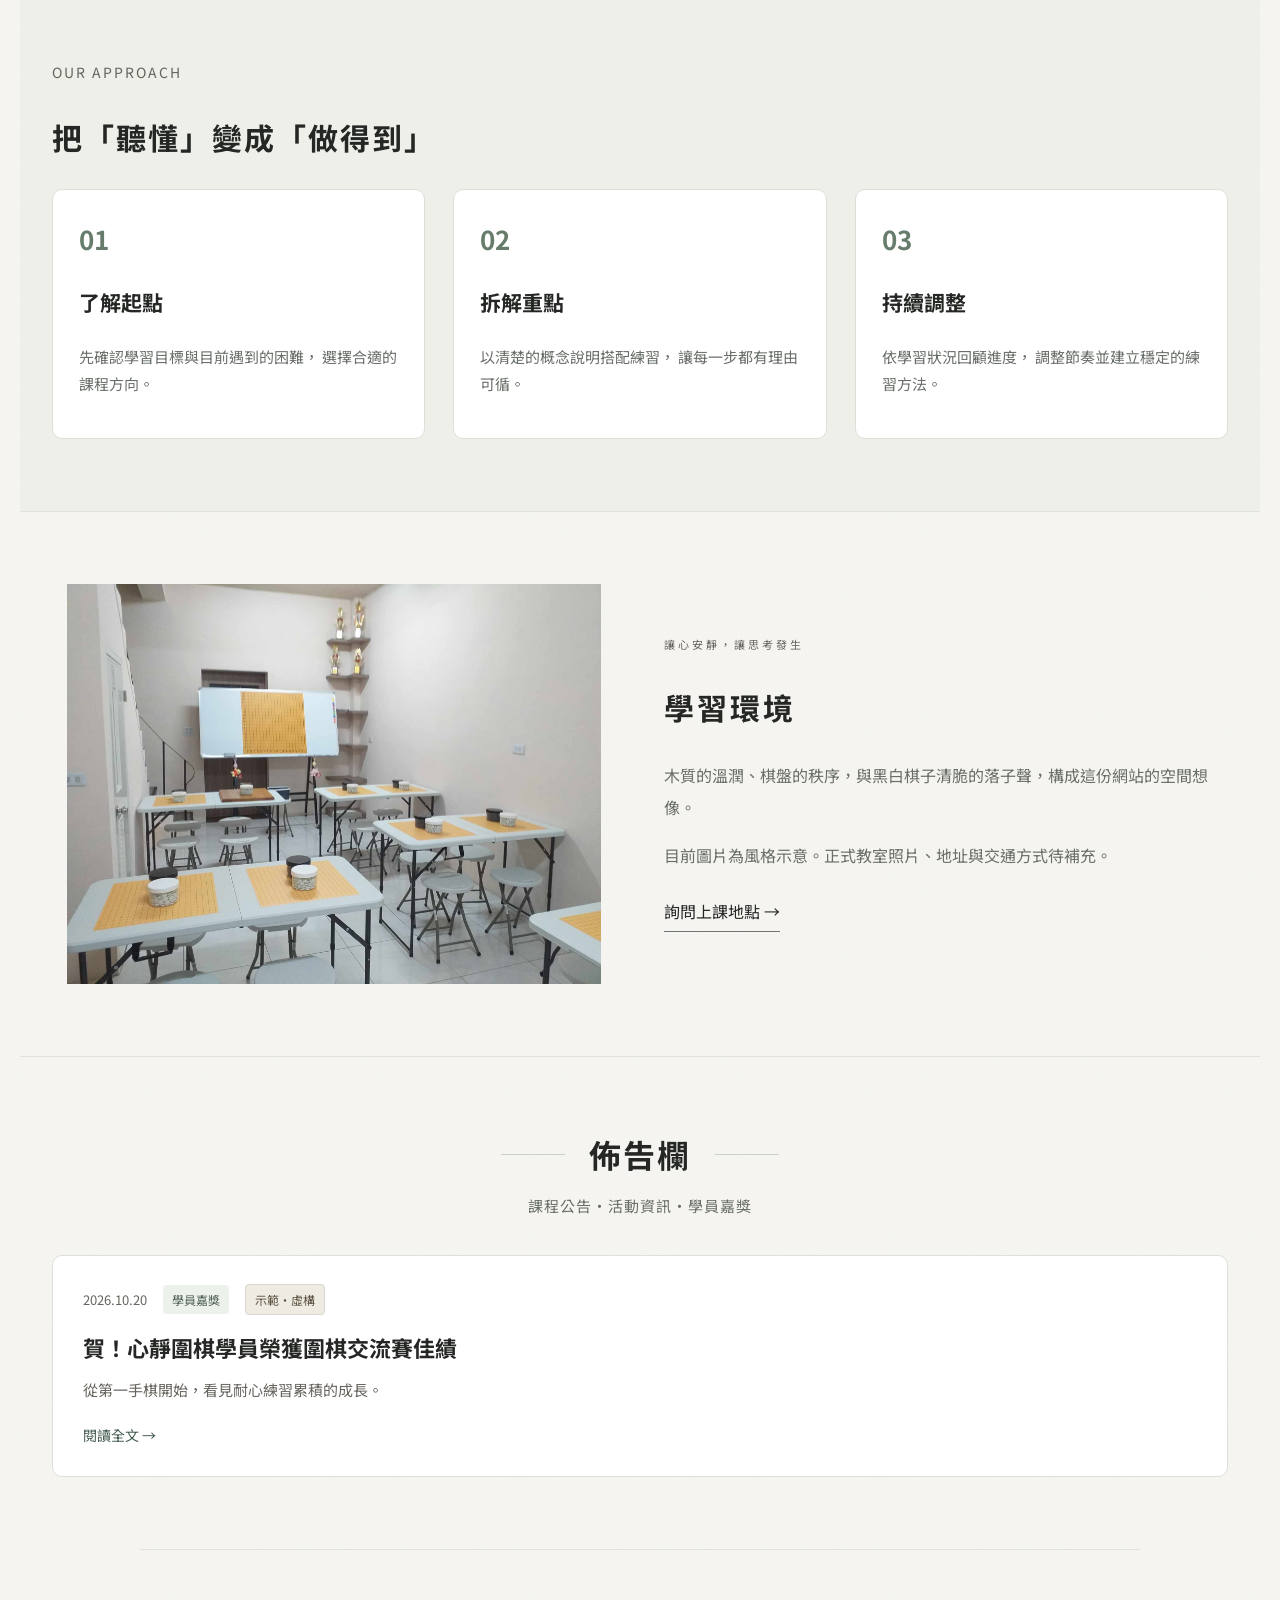
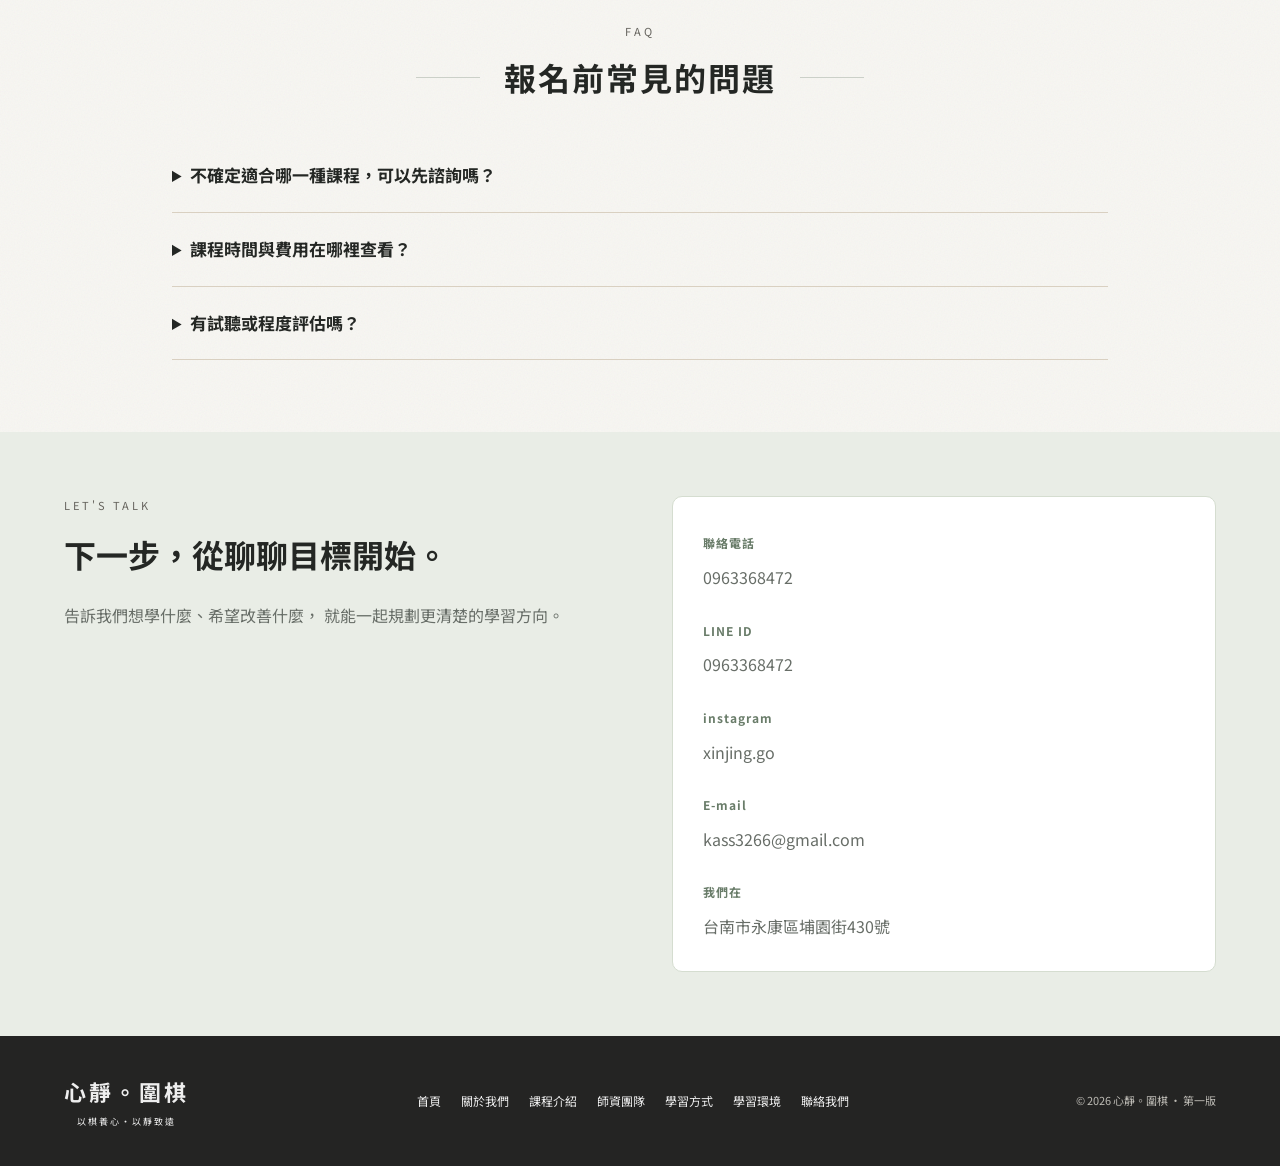
<file: xinjing.html>
<!doctype html>
<html lang="zh-Hant">
<head>
<meta charset="utf-8">
<meta name="viewport" content="width=device-width,initial-scale=1">
<meta name="description" content="心靜。圍棋，以棋養心，以靜致遠。從第一手棋開始，陪不同目標的你，<br>找到自己的學棋步調。">
<title>心靜。圍棋｜以棋養心・以靜致遠</title>
<link rel="preconnect" href="https://fonts.googleapis.com">
<link rel="preconnect" href="https://fonts.gstatic.com" crossorigin>
<link rel="stylesheet" href="https://fonts.googleapis.com/css2?family=Noto+Sans+TC:wght@400;700&amp;display=swap">
<style>
:root {
  --paper:#f6f3ec;
  --ink:#242423;
  --wood:#ae7c43;
  --muted:#67645e
}
* {
  box-sizing:border-box
}
html {
  scroll-behavior:smooth;
  scroll-padding-top:95px
}
body {
  margin:0;
  color:var(--ink);
  background:var(--paper);
  font-family:"Noto Serif TC","Songti TC","PMingLiU",serif;
  background-image:url("data:image/svg+xml,%3Csvg xmlns='http://www.w3.org/2000/svg' width='180' height='180'%3E%3Cfilter id='n'%3E%3CfeTurbulence type='fractalNoise' baseFrequency='.7' numOctaves='3' stitchTiles='stitch'/%3E%3C/filter%3E%3Cpath fill='%237e735f' opacity='.055' filter='url(%23n)' d='M0 0h180v180H0z'/%3E%3C/svg%3E")
}
a {
  color:inherit;
  text-decoration:none
}
button {
  font:inherit
}
header {
  height:88px;
  display:flex;
  align-items:center;
  justify-content:space-between;
  padding:0 5.8%;
  gap:24px;
  background:#f8f5ee;
  position:sticky;
  top:0;
  z-index:10;
  border-bottom:1px solid #ded7c855
}
.brand {
  display:flex;
  align-items:center;
  gap:15px;
  flex-shrink:0
}
.mark {
  width:40px;
  height:40px;
  border:4px double #8f887b;
  border-radius:50%;
  position:relative;
  transform:rotate(-20deg)
}
.mark:after {
  content:'';
  position:absolute;
  width:24px;
  height:24px;
  border-radius:50%;
  background:radial-gradient(circle at 30% 25%,#65645d,#080909 70%);
  bottom:-9px;
  right:-2px;
  box-shadow:1px 3px 4px #0003
}
.brand strong {
  display:block;
  font-size:32px;
  letter-spacing:5px;
  font-weight:900
}
.brand small {
  display:block;
  text-align:center;
  letter-spacing:3px;
  font-size:12px;
  margin-top:2px
}
nav {
  display:flex;
  gap:34px;
  align-items:center;
  font-size:15px;
  letter-spacing:2px
}
nav a {
  padding:10px 0;
  border-bottom:1px solid transparent
}
nav a:hover,nav a[aria-current] {
  border-color:var(--wood)
}
.pill {
  display:inline-flex;
  align-items:center;
  justify-content:center;
  gap:20px;
  background:var(--ink);
  color:#fff;
  padding:14px 30px;
  border-radius:6px;
  font-size:18px;
  letter-spacing:3px;
  transition:background .2s,transform .2s
}
.pill:hover {
  background:#574735;
  transform:translateY(-2px)
}
header>.pill {
  font-size:14px;
  border-radius:30px;
  padding:12px 30px
}
.menu {
  display:none;
  border:1px solid #ccc;
  background:transparent;
  padding:8px 12px;
  border-radius:4px
}
.hero {
  min-height:414px;
  position:relative;
  display:flex;
  align-items:center;
  overflow:hidden
}
.hero-image {
  position:absolute;
  right:0;
  top:0;
  height:100%;
  width:64%;
  object-fit:cover;
  object-position:center
}
.hero:after {
  content:'';
  position:absolute;
  inset:0;
  background:linear-gradient(90deg,#f6f3ec 0%,#f6f3ec 30%,#f6f3ecdf 38%,#f6f3ec00 57%)
}
.hero-content {
  position:relative;
  z-index:1;
  margin:50px 5.8%;
  max-width:670px
}
.hero h1 {
  font-family:"BiauKai","Microsoft JhengHei","PingFang TC",sans-serif;
  font-size:clamp(35px,4.5vw,70px);
  line-height:1.4;
  letter-spacing:5px;
  margin:0 0 13px;
  font-weight:900;
  color:#111
}
.hero p {
  font-size:clamp(17px,2vw,29px);
  letter-spacing:5px;
  margin:0 0 30px
}
.section {
  padding:32px 3% 40px;
  max-width:1600px;
  margin:auto
}
.heading {
  text-align:center;
  margin-bottom:24px
}
.heading h2 {
  font-size:30px;
  letter-spacing:4px;
  margin:0;
  display:flex;
  align-items:center;
  justify-content:center;
  gap:38px
}
.heading h2:before,.heading h2:after {
  content:'';
  height:1px;
  width:15%;
  background:#a7a094
}
.heading p {
  font-size:15px;
  letter-spacing:3px;
  color:var(--muted);
  line-height:1.8;
  margin:7px 0 0
}
.features {
  display:grid;
  grid-template-columns:repeat(3,1fr);
  gap:20px
}
.frame {
  position:relative;
  padding:13px;
  border:1px solid #98672e;
  border-radius:5px;
  background:repeating-linear-gradient(2deg,#ba864d 0,#d7aa75 3px,#b78043 5px,#c99863 9px);
  box-shadow:0 3px 8px #30220c25,inset 0 0 0 4px #f0c38b66
}
.frame:before,.frame:after {
  content:'';
  position:absolute;
  z-index:2;
  width:24px;
  height:24px;
  border-radius:50%;
  box-shadow:1px 3px 5px #0005;
  background:radial-gradient(circle at 32% 23%,#646765,#0a0c0b 70%)
}
.frame:before {
  top:4px;
  left:8px
}
.frame:after {
  bottom:8px;
  right:8px;
  background:radial-gradient(circle at 32% 23%,#fff,#e5e3da 65%,#b1b1a8)
}
.frame:nth-child(2):before {
  background:radial-gradient(circle at 32% 23%,#fff,#e5e3da 65%,#b1b1a8)
}
.frame:nth-child(2):after {
  background:radial-gradient(circle at 32% 23%,#646765,#0a0c0b 70%)
}
.frame-inner {
  background-color:#faf7ef;
  background-image:linear-gradient(#b2956c09 1px,transparent 1px),linear-gradient(90deg,#b2956c09 1px,transparent 1px);
  background-size:20px 20px;
  display:grid;
  grid-template-columns:1.2fr 1fr;
  gap:14px;
  padding:8px;
  min-height:245px;
  border:3px double #dbc5a5
}
.feature-copy {
  padding:15px 13px
}
.feature-copy h3 {
  font-size:24px;
  margin:6px 0 14px
}
.feature-copy h3:after {
  content:'';
  display:block;
  width:34px;
  height:2px;
  background:#ad813c;
  margin-top:8px
}
.feature-copy p {
  font-size:15px;
  line-height:1.75;
  margin:0;
  color:#57534d
}
.frame img {
  width:100%;
  height:100%;
  min-height:226px;
  object-fit:cover
}
.details {
  border-top:1px solid #ded6c8;
  padding:65px 6%
}
.eyebrow {
  color:#896a43;
  letter-spacing:4px;
  font-size:12px
}
.course-grid {
  display:grid;
  grid-template-columns:repeat(3,1fr);
  gap:24px
}
.course-card {
  padding:30px;
  border:1px solid #cec3ae;
  background:#ffffff4d
}
.course-card .number {
  font-size:14px;
  letter-spacing:3px;
  color:#9a783f
}
.course-card h3 {
  font-size:25px;
  margin:14px 0
}
.course-card p {
  line-height:1.9;
  color:var(--muted)
}
.text-link {
  display:inline-block;
  margin-top:10px;
  border-bottom:1px solid #a77c43;
  padding-bottom:5px
}
.split {
  display:grid;
  grid-template-columns:1fr 1fr;
  align-items:center;
  gap:60px
}
.split img {
  width:100%;
  max-height:360px;
  object-fit:contain
}
.split h2 {
  font-size:32px;
  letter-spacing:3px
}
.split p {
  line-height:2;
  color:var(--muted)
}
.placeholder {
  border:1px dashed #bdb09a;
  padding:22px;
  color:#716b61;
  background:#fff5;
  line-height:1.9
}
.news {
  display:flex;
  justify-content:space-between;
  gap:20px;
  padding:24px 0;
  border-top:1px solid #d9d0c1
}
.news span {
  font-size:13px;
  color:var(--muted)
}
details {
  border-bottom:1px solid #d9d0c1;
  padding:18px 0
}
summary {
  cursor:pointer;
  font-size:18px
}
details p {
  color:var(--muted);
  line-height:1.9;
  max-width:850px
}
.contact {
  background:#eae3d5;
  padding:55px 6%
}
.contact-grid {
  display:grid;
  grid-template-columns:1fr 1fr;
  gap:60px
}
.contact h2 {
  font-size:34px;
  margin:10px 0
}
.contact p {
  line-height:1.9;
  color:var(--muted)
}
dl {
  margin:0
}
dl>div {
  display:grid;
  grid-template-columns:110px 1fr;
  border-bottom:1px solid #c9beab;
  padding:14px 0
}
dt {
  color:#796344
}
dd {
  margin:0;
  line-height:1.8
}
.contact small {
  color:#7b7164
}
footer {
  background:#242423;
  color:#eee;
  padding:30px 5%;
  display:flex;
  align-items:center;
  justify-content:space-between;
  gap:30px
}
footer .brand strong {
  font-size:22px
}
footer .brand small {
  font-size:9px
}
footer nav {
  font-size:12px;
  gap:22px
}
footer>small {
  color:#bdbbb5;
  font-size:11px
}
.back-top {
  position:fixed;
  right:18px;
  bottom:18px;
  border:1px solid #aa9270;
  border-radius:50%;
  background:#f7f3e9;
  width:40px;
  height:40px;
  display:grid;
  place-items:center;
  z-index:5
}
@media(min-width:1600px) {
  .hero {
    min-height:480px
  }
}
@media(max-width:1200px) {
  nav {
    gap:18px
  }
  header {
    padding:0 3%
  }
  .brand strong {
    font-size:26px
  }
  .feature-copy {
    padding:8px
  }
  .feature-copy h3 {
    font-size:21px
  }
  .frame-inner {
    gap:7px
  }
  .feature-copy p {
    font-size:14px
  }
  footer nav {
    display:flex;
    flex-wrap:wrap;
    justify-content:center
  }
}
@media(max-width:900px) {
  header {
    height:auto;
    min-height:76px;
    position:relative;
    flex-wrap:wrap;
    padding:16px 5%;
    gap:16px
  }
  .menu {
    display:none
  }
  header>.pill {
    display:inline-flex;
    margin-left:auto;
    font-size:13px;
    padding:10px 18px
  }
  header nav {
    display:flex;
    position:static;
    width:100%;
    order:3;
    flex-wrap:wrap;
    justify-content:center;
    gap:8px 24px;
    background:transparent;
    padding:4px 0;
    box-shadow:none;
    font-size:14px
  }
  header nav a {
    padding:8px 0
  }
  header nav.open {
    display:flex
  }
  .hero-content {
    margin-left:5%;
    max-width:70%
  }
  .hero p {
    letter-spacing:2px
  }
  .features {
    grid-template-columns:1fr
  }
  .frame-inner {
    grid-template-columns:1.4fr 1fr;
    min-height:220px
  }
  .frame img {
    height:230px;
    min-height:0
  }
  .feature-copy {
    padding:14px
  }
  .feature-copy p {
    font-size:16px
  }
  .course-grid {
    grid-template-columns:1fr
  }
  .split,.contact-grid {
    gap:25px
  }
  .heading h2 {
    font-size:26px;
    gap:15px
  }
  .details {
    padding:45px 6%
  }
}
@media(max-width:580px) {
  header {
    gap:12px;
    padding:14px 5%
  }
  header nav {
    gap:4px 18px;
    font-size:13px;
    letter-spacing:1px
  }
  header>.pill {
    font-size:12px;
    padding:10px 14px;
    letter-spacing:1px
  }
  .brand {
    gap:10px
  }
  .mark {
    width:32px;
    height:32px
  }
  .brand strong {
    font-size:24px
  }
  .brand small {
    font-size:10px
  }
  .hero {
    min-height:560px;
    align-items:flex-start
  }
  .hero-image {
    width:100%;
    height:58%;
    top:auto;
    bottom:0
  }
  .hero:after {
    background:linear-gradient(180deg,#f6f3ec 0%,#f6f3ec 32%,#f6f3ec00 64%)
  }
  .hero-content {
    max-width:100%;
    margin:34px 6%
  }
  .hero h1 {
    font-size:34px;
    letter-spacing:2px
  }
  .hero p {
    font-size:16px;
    margin-bottom:23px
  }
  .pill {
    font-size:15px;
    padding:12px 23px
  }
  .section {
    padding:30px 5%
  }
  .heading p {
    letter-spacing:1px;
    font-size:13px
  }
  .heading h2:before,.heading h2:after {
    width:9%
  }
  .frame {
    padding:9px
  }
  .frame-inner {
    gap:8px;
    padding:5px;
    grid-template-columns:1.2fr 1fr
  }
  .feature-copy {
    padding:8px
  }
  .feature-copy h3 {
    font-size:21px
  }
  .feature-copy p {
    font-size:14px
  }
  .frame img {
    height:100%;
    min-height:245px
  }
  .split,.contact-grid {
    grid-template-columns:1fr
  }
  .split img {
    max-height:280px
  }
  .news {
    flex-direction:column;
    gap:8px
  }
  footer {
    flex-direction:column;
    text-align:center
  }
  footer nav {
    display:flex;
    flex-wrap:wrap;
    justify-content:center;
    gap:8px 18px;
    font-size:12px
  }
  .contact {
    padding:40px 6%
  }
}
@media(prefers-reduced-motion:reduce) {
  html {
    scroll-behavior:auto
  }
  .pill {
    transition:none
  }
}
.teacher-wrap {
  max-width:1180px;
  margin:auto
}
.teacher-wrap .section-head {
  margin-bottom:28px
}
.teacher-wrap .section-head h2 {
  font-size:30px;
  letter-spacing:3px;
  margin:10px 0
}
.teacher-wrap .section-head p {
  color:var(--muted)
}
.kicker {
  color:#896a43;
  letter-spacing:2px;
  font-size:14px
}
.teacher-card {
  position:relative;
  display:grid;
  grid-template-columns:minmax(200px,320px) minmax(0,1fr);
  gap:36px;
  align-items:center;
  padding:28px;
  border:10px solid #b6814c;
  border-radius:5px;
  background:#fbf8f0;
  box-shadow:inset 0 0 0 2px #e8c99c,0 5px 14px #60421d26
}
.teacher-photo {
  display:block;
  width:100%;
  height:auto;
  object-fit:contain;
  border-radius:2px
}
.teacher-info h3 {
  font-size:29px;
  margin:12px 0
}
.teacher-info p {
  color:var(--muted);
  line-height:1.8
}
.teacher-info dl {
  display:grid;
  grid-template-columns:5em minmax(0,1fr);
  gap:12px 20px;
  line-height:1.8;
  margin:20px 0
}
.teacher-info dt {
  font-weight:700;
  color:var(--ink)
}
.teacher-info dd {
  color:var(--muted)
}
.teacher-info .pill {
  font-size:16px;
  letter-spacing:1px
}
@media(max-width:760px) {
  .teacher-card {
    grid-template-columns:1fr;
    padding:22px;
    gap:22px;
    border-width:8px
  }
  .teacher-photo {
    max-width:320px;
    margin:auto
  }
  .teacher-info dl {
    gap:12px
  }
  .teacher-info h3 {
    font-size:26px
  }
}
.tags {
  display:flex;
  gap:8px;
  flex-wrap:wrap;
  margin-top:24px
}
.tags span {
  background:#eee5d5;
  color:#6c5132;
  padding:7px 11px;
  border-radius:20px;
  font-size:13px
}
.method-wrap {
  max-width:1180px;
  margin:auto
}
.method-wrap h2 {
  font-size:30px;
  letter-spacing:2px
}
.steps {
  display:grid;
  grid-template-columns:repeat(3,minmax(0,1fr));
  gap:35px
}
.step b {
  font-size:32px;
  color:#a77a44
}
.step h3 {
  font-size:22px
}
.step p {
  line-height:1.8;
  color:var(--muted)
}
.approach {
  background:#ece6db
}
.contact-box {
  border:5px solid #b6814c;
  padding:28px;
  background:#faf7ef
}
.contact-box b {
  color:#896338
}
.contact-box p {
  margin:8px 0 24px;
  overflow-wrap:anywhere
}
.contact-box p:last-child {
  margin-bottom:0
}
.contact-box a:hover {
  text-decoration:underline
}
.hero-content p {
  font-size:clamp(16px,1.5vw,23px);
  letter-spacing:2px
}
.heading h2 {
  overflow-wrap:anywhere
}
@media(max-width:900px) {
  .steps {
    grid-template-columns:1fr
  }
  .heading h2 {
    font-size:25px
  }
  .heading h2:before,.heading h2:after {
    flex-shrink:0;
    width:8%
  }
}
@media(max-width:580px) {
  .hero {
    min-height:620px
  }
  .hero h1 {
    font-size:34px
  }
  .hero-content p {
    line-height:1.8
  }
  .contact h2 {
    font-size:28px
  }
}
/* 無木框：宣紙與墨灰 */
:root {
  --wood:#747474
}
.frame {
  border:1px solid #d8d5ce;
  border-radius:8px;
  padding:12px;
  background:#f5f3ee;
  box-shadow:0 3px 12px #2020200c
}
.frame-inner {
  border:0;
  background-color:#faf8f3;
  background-image:none;
  border-radius:3px
}
.teacher-card {
  border:1px solid #d8d5ce;
  border-radius:8px;
  background:#faf8f3;
  box-shadow:0 3px 12px #2020200c
}
.contact-box {
  border:1px solid #c9c6be;
  border-radius:8px;
  background:#faf8f3;
  box-shadow:none
}
.course-card {
  border-color:#d8d5ce;
  border-radius:8px;
  background:#faf8f3
}
.feature-copy h3:after {
  background:#747474
}
.eyebrow,.kicker,.course-card .number,.step b,.contact-box b {
  color:#66645e
}
.text-link {
  border-color:#747474
}
.tags span {
  background:#eae8e2;
  color:#5e5b55
}
@media(max-width:760px) {
  .teacher-card {
    border-width:1px
  }
  .contact-box {
    border-width:1px
  }
}
/* V03 思源黑體繁體版 */
body,button,input,select,textarea,.hero h1,.brand {
  font-family:"Noto Sans TC","Microsoft JhengHei","PingFang TC",sans-serif
}
h1,h2,h3,.brand strong {
  font-weight:700
}
.hero p,.heading p {
  line-height:1.8
}
/* 師資介紹：讓每位老師的卡片成為獨立段落 */
#teachers .teacher-card + .teacher-card {
  margin-top: 40px;
}
@media (max-width: 760px) {
  #teachers .teacher-card + .teacher-card {
    margin-top: 28px;
  }
}
/* 第二位老師：滑鼠移入時放大整張證書圖片 */
.teacher-image-area {
  position: relative;
  width: min(240px, 100%);
  margin-top: 24px;
  cursor: zoom-in;
}
.teacher-zoom-image {
  position: relative;
  display: block;
  width: 100%;
  height: auto;
  object-fit: contain;
  border: 2px solid #d8d5ce;
  border-radius: 8px;
  background: #fff;
  box-shadow: 0 4px 14px rgb(0 0 0 / 12%);
  pointer-events: none;
  transform-origin: center;
  transition: transform 0.3s ease, box-shadow 0.3s ease;
}
.teacher-image-area:hover,
.teacher-image-area:focus-within {
  z-index: 30;
}
.teacher-image-area:hover .teacher-zoom-image,
.teacher-image-area:focus-within .teacher-zoom-image {
  transform:
    translate(var(--teacher-zoom-x, 0px), var(--teacher-zoom-y, 0px))
    scale(var(--teacher-zoom-scale, 1));
  box-shadow: 0 12px 32px rgb(0 0 0 / 24%);
}
.teacher-zoom-image:focus-visible {
  outline: 3px solid #747474;
  outline-offset: 4px;
}
@media (prefers-reduced-motion: reduce) {
  .teacher-zoom-image {
    transition: none;
  }
}
</style>
<link rel="stylesheet" href="assets/notice-board.css">
<link rel="stylesheet" href="assets/ui-refined.css">
</head>
<body id="home">
<header><a class="brand" href="#home" aria-label="心靜。圍棋首頁"><span class="mark" aria-hidden="true"></span><span><strong>心靜。圍棋</strong><small>以棋養心・以靜致遠</small></span></a><button class="menu" aria-label="開啟選單" aria-expanded="false" aria-controls="navigation">選單 ☰</button>
<nav id="navigation" aria-label="主要導覽"><a href="#home" aria-current="page">首頁</a><a href="#about">關於我們</a><a href="#courses">課程介紹</a><a href="#teachers">師資團隊</a><a href="#method">學習方式</a><a href="#environment">學習環境</a><a href="#news">最新消息</a><a href="#faq">常見問題</a>
</nav><a class="pill" href="#contact">聯絡我們</a>
</header>
<main>
<!-- 首頁主視覺 開始 -->
<section class="hero" aria-labelledby="hero-title"><img class="hero-image" src="textures/160692.jpg" alt="暖陽照映木質圍棋棋盤與黑白棋子" fetchpriority="high">
<div class="hero-content">
<h1 id="hero-title">學習棋藝，<br>從現在開始。</h1>
<p>從第一手棋開始，陪不同目標的你，<br>找到自己的學棋步調。</p><a class="pill" href="#courses">看看適合你的課程 <span aria-hidden="true">→</span></a>
</div>
</section>
<!-- 首頁主視覺 結束 -->
<!-- 關於我們 開始 -->
<section id="about" class="section">
<div class="heading">
<h2>關於心靜。圍棋</h2>
<p>以棋啟智・以靜養心・在黑白之間，看見更好的自己。</p>
</div>
<div class="features">
<article class="frame">
<div class="frame-inner">
<div class="feature-copy">
<h3>教學理念</h3>
<p>圍棋不只是技巧，更是一種思考方式與生活態度。在黑白之間，練習專注、耐心與獨立思考，讓每一次落子，都成為認識自己與探索世界的起點。</p>
</div><img src="textures/160711.jpg" alt="木製棋罐與黑白棋子" loading="lazy">
</div>
</article>
<article class="frame">
<div class="frame-inner">
<div class="feature-copy">
<h3>課程特色</h3>
<p>
採用小班制教學，依程度分班，才會有品質，才能帶出成效，透過互動式教學，成效有趣兼具，藉由引導讓孩子找到方向</p>
</div><img src="textures/160687.jpg" alt="手持白棋思考落子" loading="lazy">
</div>
</article>
<article class="frame">
<div class="frame-inner">
<div class="feature-copy">
<h3>學習環境</h3>
<p>寧靜、溫暖、專注，是我們期待的學習氛圍。讓孩子在自在的節奏中思考，在交流與對弈之間，享受圍棋帶來的樂趣與成長。</p>
</div><img src="textures/160706.jpg" alt="木質圍棋教室風格示意" loading="lazy">
</div>
</article>
</div>
</section>
<!-- 關於我們 結束 -->
<!-- 課程 開始 -->
<section id="courses" class="section details">
<div class="heading"><span class="eyebrow">COURSES</span>
<h2>每個階段，都有自己的學習方式</h2>
<p>以下為示範課程方向。<br>正式課程、時段與費用可依補習班實際安排更新。</p>
</div>
<div class="course-grid">
<article class="course-card">
              <!-- <span class="number">兒童啟蒙課</span> -->
              <h3>啟蒙四堂課</h3>
              <p>
                適合沒有學過圍棋的孩子，<br>
                教學重點<br>
                1.棋子擺放位置、氣<br>
                2.叫吃、氣盡提取（提吃）<br>
                3.逃走（方向）、禁著點<br>
                4.打劫<br>
                </p>
                 <h4>開課時間</h4>
                <p>
               週一、週五：<br>
              - 13:30～15:00
              - 15:00～16:30<br>
              - 17:00～18:30
              - 19:00～20:30<br>
                
              週六：<br>
              - 09:00～10:30
              - 10:40～12:10<br>
              - 13:00～14:30
              - 15:00～16:30<br>
              - 17:00～18:30
              - 19:00～20:30<br>
              </p>

            </article>
<article class="course-card">
              <!-- <span class="number"> 常態班 </span> -->
              <h3>基礎訓練</h3>
                            <p>
                適合沒有學過圍棋的孩子，<br>
                教學重點<br>
                1.棋子擺放位置、氣<br>
                2.叫吃、氣盡提取（提吃）<br>
                3.逃走（方向）、禁著點<br>
                4.打劫<br>
                </p>
                 <h4>開課時間</h4>
                <p>
              
                週一17:00~18:30<br>
                　　19:00~20:30<br>
                週二19:00~20:30<br>
                週五17:00~18:30<br>
                週六13:00~14:30<br>
              </p>

            </article>
<article class="course-card">
              <!-- <span class="number"> </span> -->
              <h3> 敬請期待  </h3>
              <p>
                  <!-- 整理觀念、找出弱點，<br>
                  透過循序練習建立解題能力與學習信心。<br>

                  週一17:00~18:30<br>
                  　　19:00~20:30<br>
                  週二19:00~20:30<br>
                  週五17:00~18:30<br>
                  週六13:00~14:30<br> -->
              </p>

            </article>
</div>
</section>
<!-- 課程 結束 -->
<!-- 師資 開始 -->
<section class="section details" id="teachers" aria-labelledby="teachers-title">
        <div class="teacher-wrap">
          <div class="section-head">
            <div class="kicker">TEACHERS</div>
            <h2 id="teachers-title">師資介紹</h2>
            <p>認識陪伴你學習圍棋的老師。</p>
          </div>
          <article class="teacher-card">
            <img class="teacher-photo" src="textures/pngtree-user-icon-png-image_1796659.jpg" alt="老師介紹照片" loading="lazy" width="544" height="965">
            <div class="teacher-info">
              <div class="kicker">心靜圍棋 · 教學團隊</div>
              <h3>老師 王偉進 </h3>
              <dl>
                <dt>教師理念</dt>
                <dd> 改變，往往才是進步的開始 </dd>
                <dt>棋力段位</dt>
                <dd> 業餘。七段 </dd>
                <dt>教學經歷</dt>
                <dd> 4年 </dd>
                <dt>授課對象</dt>
                <dd> 全齡皆宜 </dd>
              </dl>
              <a class="pill">教師證照</a> 
              <div class="teacher-image-area" data-teacher-zoom>
                <img
                  class="teacher-zoom-image"
                  src="textures/659658251_17932421061217945_1826897750469235305_n.jpg"
                  alt="教師證書圖片"
                  loading="lazy"
                  decoding="async"
                  tabindex="0"
                >
              </div>
             
            </div>

          </div>
      </section>
<!-- 師資 結束 -->

<!-- 教學方式 開始 -->
<section id="method" class="section details approach">
        <div class="method-wrap">
          <div class="section-head">
            <div class="kicker">OUR APPROACH</div>
            <h2>把「聽懂」變成「做得到」</h2>
          </div>
          <div class="steps">
            <div class="step">
              <b>01</b>
              <h3>了解起點</h3>
              <p>
                先確認學習目標與目前遇到的困難，
                選擇合適的課程方向。
              </p>
            </div>
            <div class="step">
              <b>02</b>
              <h3>拆解重點</h3>
              <p>
                以清楚的概念說明搭配練習，
                讓每一步都有理由可循。
              </p>
            </div>
            <div class="step">
              <b>03</b>
              <h3>持續調整</h3>
              <p>
                依學習狀況回顧進度，
                調整節奏並建立穩定的練習方法。
              </p>
            </div>
          </div>
        </div>
      </section>
<!-- 教學方式 結束 -->
<!-- 教室環境 開始 -->
<section id="environment" class="section details split"><img src="textures/classroom.jpg" alt="參考圖中的暖木色圍棋教室示意" loading="lazy">
<div><span class="eyebrow">讓心安靜，讓思考發生</span>
<h2>學習環境</h2>
<p>木質的溫潤、棋盤的秩序，與黑白棋子清脆的落子聲，構成這份網站的空間想像。</p>
<p>目前圖片為風格示意。正式教室照片、地址與交通方式待補充。</p><a class="text-link" href="#contact">詢問上課地點 →</a>
</div>
</section>
<!-- 教室環境 結束 -->
<!-- 佈告欄 開始 -->
<section
  id="news"
  class="section details"
  aria-labelledby="board-title"
>
  <div class="heading">
    <h2 id="board-title">佈告欄</h2>
    <p>課程公告・活動資訊・學員嘉獎</p>
  </div>

  <!-- 公告列表：兩則公告之間保留 20px 間距 -->
  <div style="display: grid; gap: 20px;">

    <!-- 公告結尾 -->
    <article class="board-post">
      <a class="board-link" href="news/award-demo.html">
        <span class="board-meta">
          <time datetime="2026-10-20">2026.10.20</time>
          <span class="board-tag">學員嘉獎</span>
          <span class="board-demo">示範・虛構</span>
        </span>

        <span class="board-title">
          賀！心靜圍棋學員榮獲圍棋交流賽佳績
        </span>

        <span class="board-preview">
          從第一手棋開始，看見耐心練習累積的成長。
        </span>

        <span class="board-read">閱讀全文 →</span>
      </a>
    </article>
    <!-- 公告結尾 -->
    

  </div>
</section>
<!-- 佈告欄 結束 -->




<!-- 常見問題 開始 -->
<section id="faq" class="section details">
<div class="heading"><span class="eyebrow">FAQ</span>
<h2>報名前常見的問題</h2>
</div>
<details>
            <summary>不確定適合哪一種課程，可以先諮詢嗎？</summary>
            <p>
              當然可以！歡迎先與我們聊聊孩子的年齡與學習經驗。
              若孩子曾學過圍棋，我們會進一步了解程度，協助安排合適的班級，讓孩子在適合自己的步調中學習與成長。              
            </p>
          </details>
<details>
            <summary>課程時間與費用在哪裡查看？</summary>
            <p>
              看心情我愛收多少，收多少
            </p>
          </details>
<details>
            <summary>有試聽或程度評估嗎？</summary>
            <p>沒有你當我賣肉乾啊? 還想試吃?</p>
          </details>
</section>
<!-- 常見問題 結束 -->
<!-- 聯絡資訊 開始 -->
<section id="contact" class="contact">
        <div class="contact-grid">
          <div>
            <div class="eyebrow">LET'S TALK</div>
            <h2>下一步，從聊聊目標開始。</h2>
            <p>
              告訴我們想學什麼、希望改善什麼，
              就能一起規劃更清楚的學習方向。
            </p>
          </div>
          <div class="contact-box">
            <b>聯絡電話</b> 
            <p>
              0963368472<br>
              
            </p>

            <b>LINE ID</b>
            <p>0963368472</p>

            <b>instagram</b>
            <p>
              <a href="https://www.instagram.com/xinjing.go/"> xinjing.go</a>
            </p>



            <b>E-mail</b>
            <p>
              <a href="mailto:kass3266@gmail.com"> kass3266@gmail.com </a>
            </p>

            <b>我們在</b>
            <p>
              <a href="https://maps.app.goo.gl/aFNbgoNWefghb4vy9"> 台南市永康區埔園街430號 </a>
            </p>

          </div>
        </div>
      </section>
<!-- 聯絡資訊 結束 -->
</main>
<footer><a class="brand" href="#home"><span><strong>心靜。圍棋</strong><small>以棋養心・以靜致遠</small></span></a>
<nav aria-label="頁尾導覽">
  <a href="#home">首頁</a>
  <a href="#about">關於我們</a>
  <a href="#courses">課程介紹</a>
  <a href="#teachers">師資團隊</a>
  <a href="#method">學習方式</a>
  <a href="#environment">學習環境</a>
  <a href="#contact">聯絡我們</a>
</nav><small>© <span id="year">2026</span> 心靜。圍棋 · 第一版</small>
</footer>
<a class="back-top" href="#home" aria-label="回到頁首">↑</a>

<script>const menu=document.querySelector('.menu'),nav=document.querySelector('#navigation');menu.addEventListener('click',()=>{const open=nav.classList.toggle('open');menu.setAttribute('aria-expanded',String(open));menu.setAttribute('aria-label',open?'關閉選單':'開啟選單')});nav.querySelectorAll('a').forEach(a=>a.addEventListener('click',()=>{nav.classList.remove('open');menu.setAttribute('aria-expanded','false')}));document.addEventListener('keydown',e=>{if(e.key==='Escape'){nav.classList.remove('open');menu.setAttribute('aria-expanded','false')}});document.querySelector('#year').textContent=new Date().getFullYear();</script>
<script>
/* 證書圖片預覽：維持整張圖片可見，最多放大五倍。 */
(() => {
  const areas = Array.from(document.querySelectorAll('[data-teacher-zoom]'));
  const padding = 16;

  function fitPreview(area) {
    const image = area.querySelector('.teacher-zoom-image');
    if (!image || !image.complete || !image.naturalWidth) return;

    const rect = area.getBoundingClientRect();
    if (!rect.width || !rect.height) return;

    const viewportWidth = document.documentElement.clientWidth;
    const viewportHeight = document.documentElement.clientHeight;
    const scale = Math.min(
      5,
      Math.max(1, viewportWidth - padding * 2) / rect.width,
      Math.max(1, viewportHeight - padding * 2) / rect.height
    );
    const halfWidth = rect.width * scale / 2;
    const halfHeight = rect.height * scale / 2;
    const centerX = rect.left + rect.width / 2;
    const centerY = rect.top + rect.height / 2;
    const targetX = Math.min(
      viewportWidth - padding - halfWidth,
      Math.max(padding + halfWidth, centerX)
    );
    const targetY = Math.min(
      viewportHeight - padding - halfHeight,
      Math.max(padding + halfHeight, centerY)
    );

    image.style.setProperty('--teacher-zoom-scale', String(scale));
    image.style.setProperty('--teacher-zoom-x', `${targetX - centerX}px`);
    image.style.setProperty('--teacher-zoom-y', `${targetY - centerY}px`);
  }

  areas.forEach(area => {
    const image = area.querySelector('.teacher-zoom-image');
    area.addEventListener('pointerenter', () => fitPreview(area));
    area.addEventListener('focusin', () => fitPreview(area));
    image.addEventListener('load', () => fitPreview(area));
    fitPreview(area);
  });

  function updateActivePreviews() {
    areas.forEach(area => {
      if (area.matches(':hover') || area.contains(document.activeElement)) {
        fitPreview(area);
      }
    });
  }

  window.addEventListener('resize', updateActivePreviews);
  window.addEventListener('scroll', updateActivePreviews, { passive: true });
})();
</script>

</body>
</html>
</file>
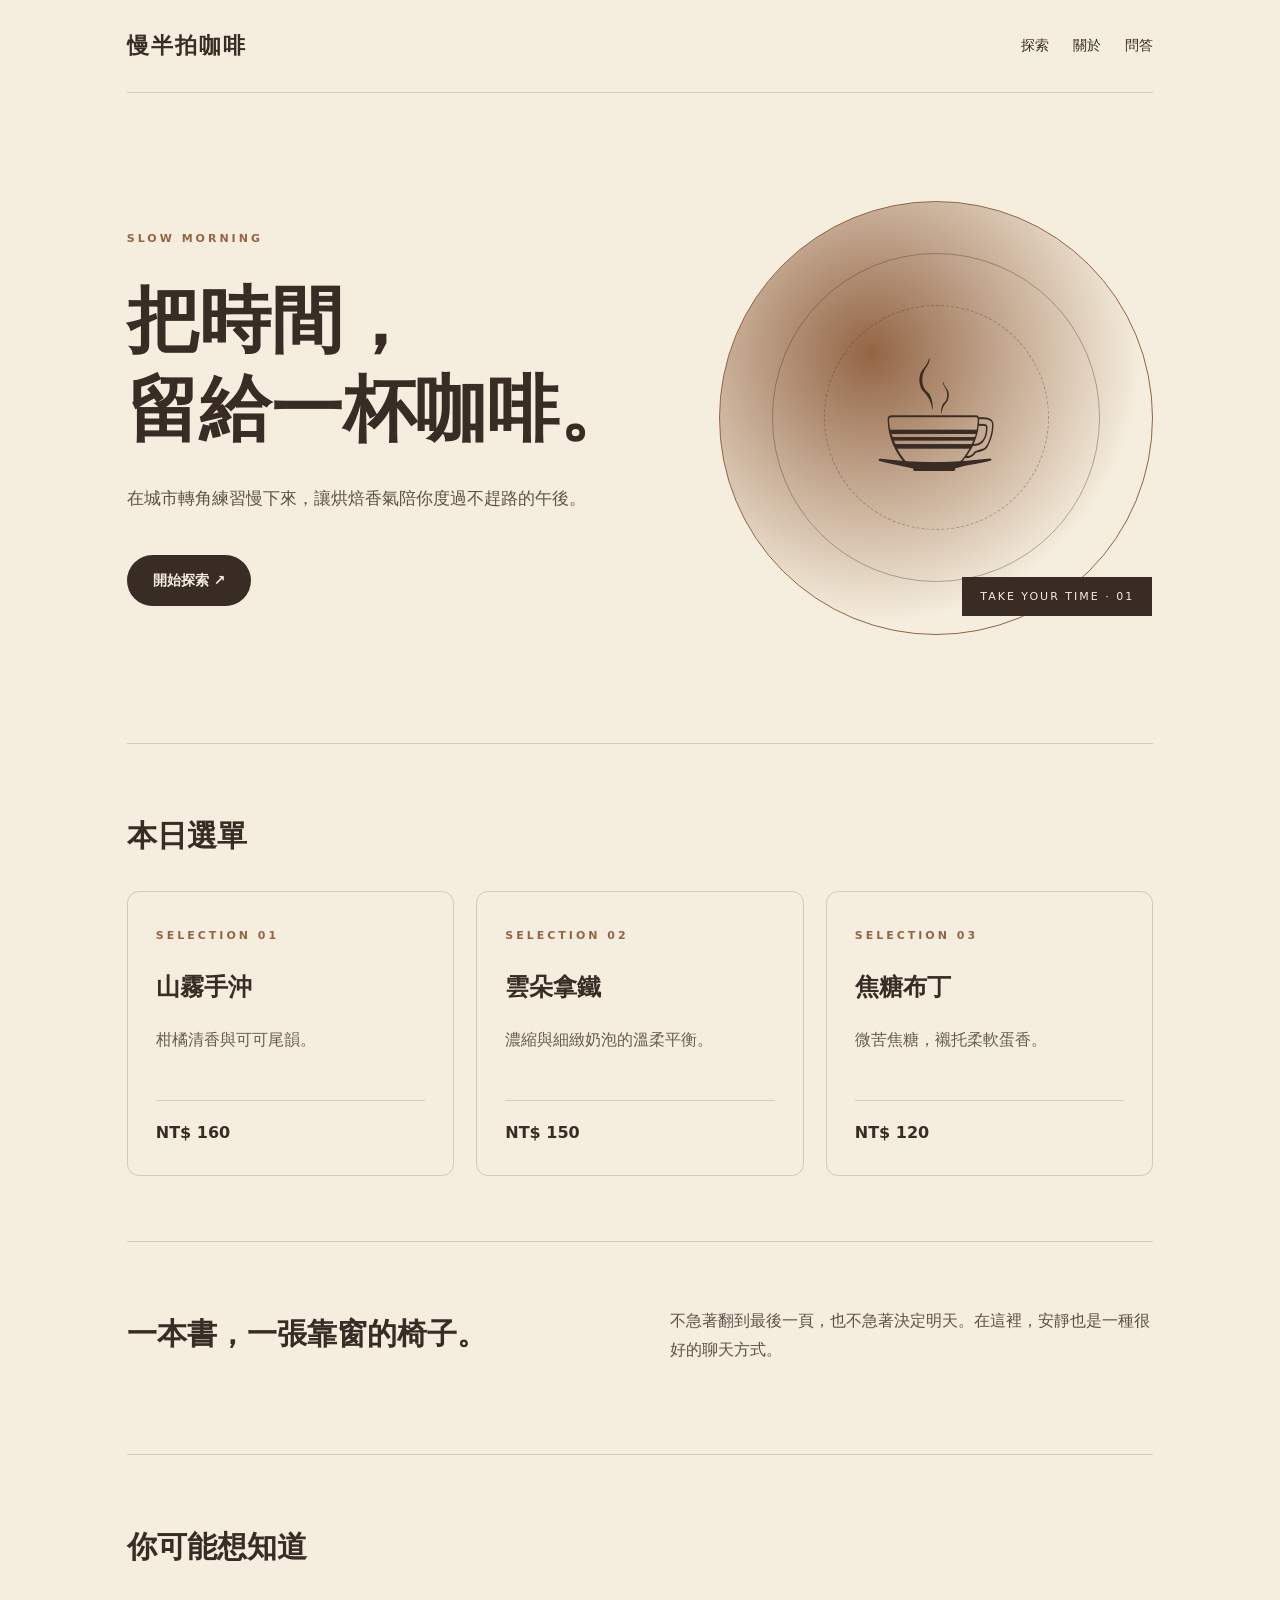
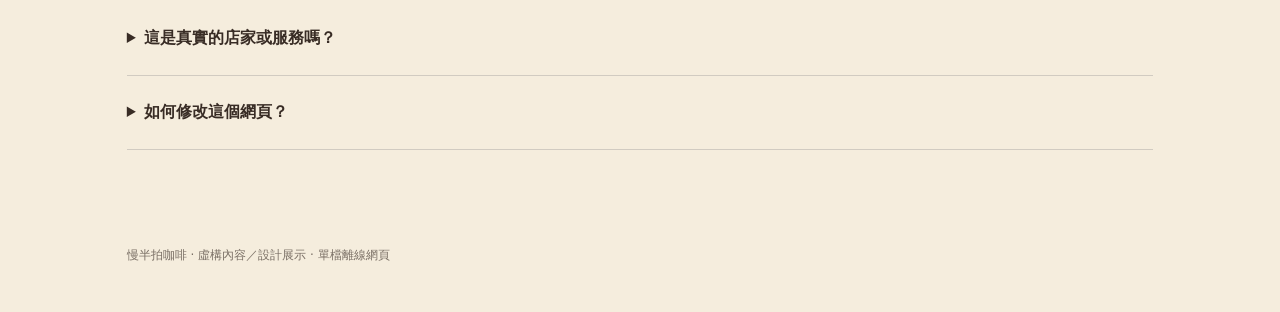
<file: news/01_coffee.html>
<!doctype html><html lang="zh-Hant"><head><meta charset="utf-8"><meta name="viewport" content="width=device-width,initial-scale=1"><meta name="description" content="慢半拍咖啡 虛構主題展示網頁"><title>慢半拍咖啡</title><style>:root{--bg:#f5eddd;--fg:#382c25;--ac:#936545}*{box-sizing:border-box}html{scroll-behavior:smooth}body{margin:0;background:var(--bg);color:var(--fg);font-family:"Microsoft JhengHei",system-ui,sans-serif;line-height:1.8}a{color:inherit;text-decoration:none}a:focus-visible,summary:focus-visible{outline:3px solid var(--ac);outline-offset:5px}.wrap{max-width:1180px;margin:auto;padding:0 6%}header{display:flex;justify-content:space-between;align-items:center;padding:26px 0;border-bottom:1px solid #8885}.brand{font-size:22px;font-weight:800;letter-spacing:2px}nav{display:flex;gap:24px;font-size:14px}.hero{min-height:650px;display:grid;grid-template-columns:1.25fr 1fr;gap:50px;align-items:center;padding:65px 0}.eyebrow{font-size:11px;letter-spacing:3px;color:var(--ac);font-weight:700}h1{font-family:Georgia,"PMingLiU",serif;font-size:clamp(44px,5.6vw,76px);line-height:1.24;margin:28px 0}.desc{max-width:480px;opacity:.8;font-size:17px}.btn{display:inline-block;margin-top:24px;padding:13px 26px;background:var(--fg);color:var(--bg);border-radius:40px;font-size:14px;font-weight:700}.art{aspect-ratio:1;position:relative;display:grid;place-items:center;border:1px solid var(--ac);border-radius:50%;background:radial-gradient(circle at 35% 35%,var(--ac),transparent 68%)}.art:before,.art:after{content:"";position:absolute;border:1px solid var(--fg);border-radius:50%;inset:12%;opacity:.35}.art:after{inset:24%;border-style:dashed}.symbol{font-size:clamp(90px,12vw,170px);line-height:1}.tag{position:absolute;bottom:4%;right:0;background:var(--fg);color:var(--bg);font-size:11px;letter-spacing:2px;padding:10px 18px}section{padding:65px 0;border-top:1px solid #8885}h2{font-size:30px;margin:0 0 28px}h3{font-size:24px;margin:18px 0 10px}.cards{display:grid;grid-template-columns:repeat(3,1fr);gap:22px}.card{padding:28px;border:1px solid #8885;border-radius:12px;transition:transform .2s}.card:hover{transform:translateY(-5px)}.card p{opacity:.75;min-height:58px}.price{display:block;padding-top:18px;border-top:1px solid #8885;font-weight:700}.story{display:grid;grid-template-columns:1fr 1fr;gap:60px}.story p{margin:0;opacity:.8}details{padding:22px 0;border-bottom:1px solid #8885}summary{cursor:pointer;font-weight:700}details p{opacity:.75}footer{padding:30px 0 45px;font-size:12px;opacity:.65}body.forest .art{border-radius:48% 48% 12% 12%}body.space .art{box-shadow:0 0 70px #64ffe325} @media(max-width:700px){nav{gap:14px}.brand{font-size:17px}.hero{grid-template-columns:1fr;gap:35px;padding:48px 0;min-height:0}.art{width:80%;max-width:360px;justify-self:center}.cards,.story{grid-template-columns:1fr;gap:20px}section{padding:45px 0}.card p{min-height:0}h2{font-size:26px}}@media(prefers-reduced-motion:reduce){html{scroll-behavior:auto}.card{transition:none}}</style></head><body class="coffee"><div class="wrap"><header><a class="brand" href="#">慢半拍咖啡</a><nav aria-label="主選單"><a href="#explore">探索</a><a href="#about">關於</a><a href="#faq">問答</a></nav></header><main><div class="hero"><div><div class="eyebrow">SLOW MORNING</div><h1>把時間，<br>留給一杯咖啡。</h1><p class="desc">在城市轉角練習慢下來，讓烘焙香氣陪你度過不趕路的午後。</p><a class="btn" href="#explore">開始探索 ↗</a></div><div class="art" aria-hidden="true"><span class="symbol">☕</span><span class="tag">TAKE YOUR TIME · 01</span></div></div><section id="explore"><h2>本日選單</h2><div class="cards"><article class="card"><span class="eyebrow">SELECTION 01</span><h3>山霧手沖</h3><p>柑橘清香與可可尾韻。</p><span class="price">NT$ 160</span></article><article class="card"><span class="eyebrow">SELECTION 02</span><h3>雲朵拿鐵</h3><p>濃縮與細緻奶泡的溫柔平衡。</p><span class="price">NT$ 150</span></article><article class="card"><span class="eyebrow">SELECTION 03</span><h3>焦糖布丁</h3><p>微苦焦糖，襯托柔軟蛋香。</p><span class="price">NT$ 120</span></article></div></section><section id="about" class="story"><h2>一本書，一張靠窗的椅子。</h2><p>不急著翻到最後一頁，也不急著決定明天。在這裡，安靜也是一種很好的聊天方式。</p></section><section id="faq"><h2>你可能想知道</h2><details><summary>這是真實的店家或服務嗎？</summary><p>這是隨機主題設計範例，內容均為虛構，未提供訂購、預約或真實路線服務。</p></details><details><summary>如何修改這個網頁？</summary><p>以文字編輯器開啟 HTML，即可修改文字、配色與版面。所有樣式包含在檔案內，無需安裝套件，下載後可離線開啟。</p></details></section></main><footer>慢半拍咖啡 · 虛構內容／設計展示 · 單檔離線網頁</footer></div></body></html>
</file>
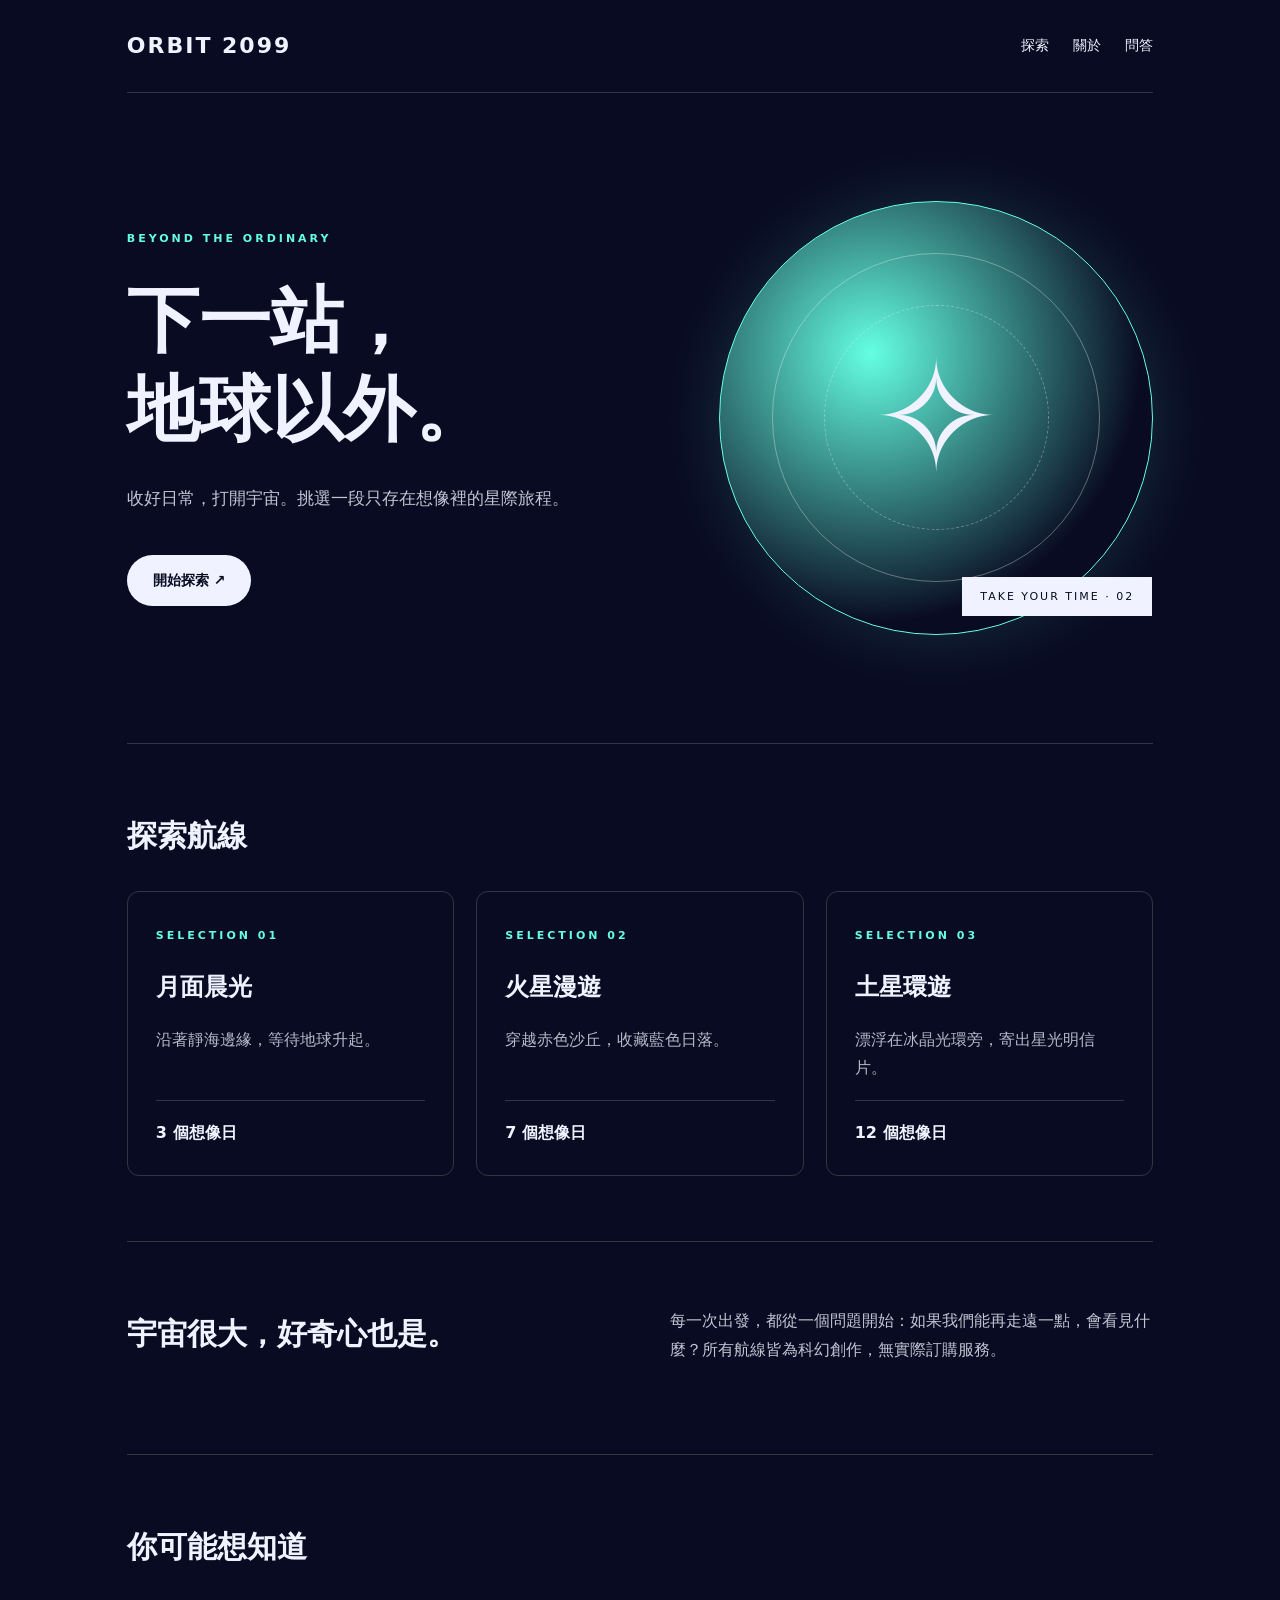
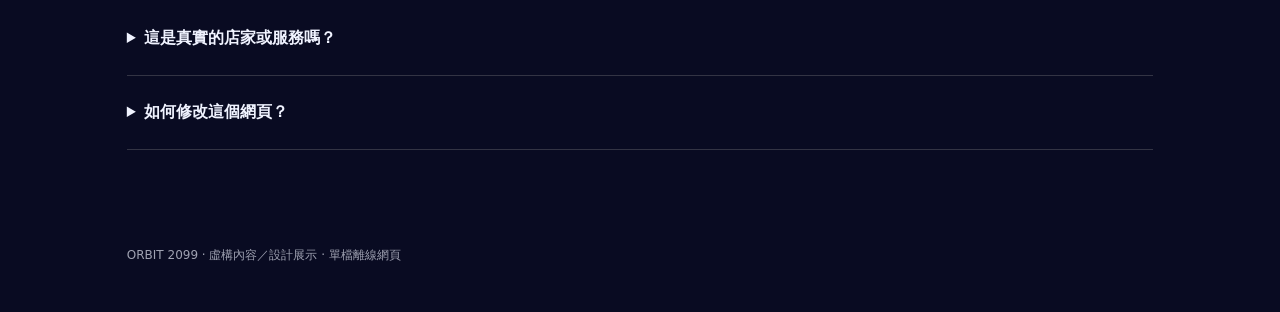
<file: news/02_space.html>
<!doctype html><html lang="zh-Hant"><head><meta charset="utf-8"><meta name="viewport" content="width=device-width,initial-scale=1"><meta name="description" content="ORBIT 2099 虛構主題展示網頁"><title>ORBIT 2099</title><style>:root{--bg:#090b22;--fg:#f0f3ff;--ac:#64ffe3}*{box-sizing:border-box}html{scroll-behavior:smooth}body{margin:0;background:var(--bg);color:var(--fg);font-family:"Microsoft JhengHei",system-ui,sans-serif;line-height:1.8}a{color:inherit;text-decoration:none}a:focus-visible,summary:focus-visible{outline:3px solid var(--ac);outline-offset:5px}.wrap{max-width:1180px;margin:auto;padding:0 6%}header{display:flex;justify-content:space-between;align-items:center;padding:26px 0;border-bottom:1px solid #8885}.brand{font-size:22px;font-weight:800;letter-spacing:2px}nav{display:flex;gap:24px;font-size:14px}.hero{min-height:650px;display:grid;grid-template-columns:1.25fr 1fr;gap:50px;align-items:center;padding:65px 0}.eyebrow{font-size:11px;letter-spacing:3px;color:var(--ac);font-weight:700}h1{font-family:Georgia,"PMingLiU",serif;font-size:clamp(44px,5.6vw,76px);line-height:1.24;margin:28px 0}.desc{max-width:480px;opacity:.8;font-size:17px}.btn{display:inline-block;margin-top:24px;padding:13px 26px;background:var(--fg);color:var(--bg);border-radius:40px;font-size:14px;font-weight:700}.art{aspect-ratio:1;position:relative;display:grid;place-items:center;border:1px solid var(--ac);border-radius:50%;background:radial-gradient(circle at 35% 35%,var(--ac),transparent 68%)}.art:before,.art:after{content:"";position:absolute;border:1px solid var(--fg);border-radius:50%;inset:12%;opacity:.35}.art:after{inset:24%;border-style:dashed}.symbol{font-size:clamp(90px,12vw,170px);line-height:1}.tag{position:absolute;bottom:4%;right:0;background:var(--fg);color:var(--bg);font-size:11px;letter-spacing:2px;padding:10px 18px}section{padding:65px 0;border-top:1px solid #8885}h2{font-size:30px;margin:0 0 28px}h3{font-size:24px;margin:18px 0 10px}.cards{display:grid;grid-template-columns:repeat(3,1fr);gap:22px}.card{padding:28px;border:1px solid #8885;border-radius:12px;transition:transform .2s}.card:hover{transform:translateY(-5px)}.card p{opacity:.75;min-height:58px}.price{display:block;padding-top:18px;border-top:1px solid #8885;font-weight:700}.story{display:grid;grid-template-columns:1fr 1fr;gap:60px}.story p{margin:0;opacity:.8}details{padding:22px 0;border-bottom:1px solid #8885}summary{cursor:pointer;font-weight:700}details p{opacity:.75}footer{padding:30px 0 45px;font-size:12px;opacity:.65}body.forest .art{border-radius:48% 48% 12% 12%}body.space .art{box-shadow:0 0 70px #64ffe325} @media(max-width:700px){nav{gap:14px}.brand{font-size:17px}.hero{grid-template-columns:1fr;gap:35px;padding:48px 0;min-height:0}.art{width:80%;max-width:360px;justify-self:center}.cards,.story{grid-template-columns:1fr;gap:20px}section{padding:45px 0}.card p{min-height:0}h2{font-size:26px}}@media(prefers-reduced-motion:reduce){html{scroll-behavior:auto}.card{transition:none}}</style></head><body class="space"><div class="wrap"><header><a class="brand" href="#">ORBIT 2099</a><nav aria-label="主選單"><a href="#explore">探索</a><a href="#about">關於</a><a href="#faq">問答</a></nav></header><main><div class="hero"><div><div class="eyebrow">BEYOND THE ORDINARY</div><h1>下一站，<br>地球以外。</h1><p class="desc">收好日常，打開宇宙。挑選一段只存在想像裡的星際旅程。</p><a class="btn" href="#explore">開始探索 ↗</a></div><div class="art" aria-hidden="true"><span class="symbol">✧</span><span class="tag">TAKE YOUR TIME · 02</span></div></div><section id="explore"><h2>探索航線</h2><div class="cards"><article class="card"><span class="eyebrow">SELECTION 01</span><h3>月面晨光</h3><p>沿著靜海邊緣，等待地球升起。</p><span class="price">3 個想像日</span></article><article class="card"><span class="eyebrow">SELECTION 02</span><h3>火星漫遊</h3><p>穿越赤色沙丘，收藏藍色日落。</p><span class="price">7 個想像日</span></article><article class="card"><span class="eyebrow">SELECTION 03</span><h3>土星環遊</h3><p>漂浮在冰晶光環旁，寄出星光明信片。</p><span class="price">12 個想像日</span></article></div></section><section id="about" class="story"><h2>宇宙很大，好奇心也是。</h2><p>每一次出發，都從一個問題開始：如果我們能再走遠一點，會看見什麼？所有航線皆為科幻創作，無實際訂購服務。</p></section><section id="faq"><h2>你可能想知道</h2><details><summary>這是真實的店家或服務嗎？</summary><p>這是隨機主題設計範例，內容均為虛構，未提供訂購、預約或真實路線服務。</p></details><details><summary>如何修改這個網頁？</summary><p>以文字編輯器開啟 HTML，即可修改文字、配色與版面。所有樣式包含在檔案內，無需安裝套件，下載後可離線開啟。</p></details></section></main><footer>ORBIT 2099 · 虛構內容／設計展示 · 單檔離線網頁</footer></div></body></html>
</file>
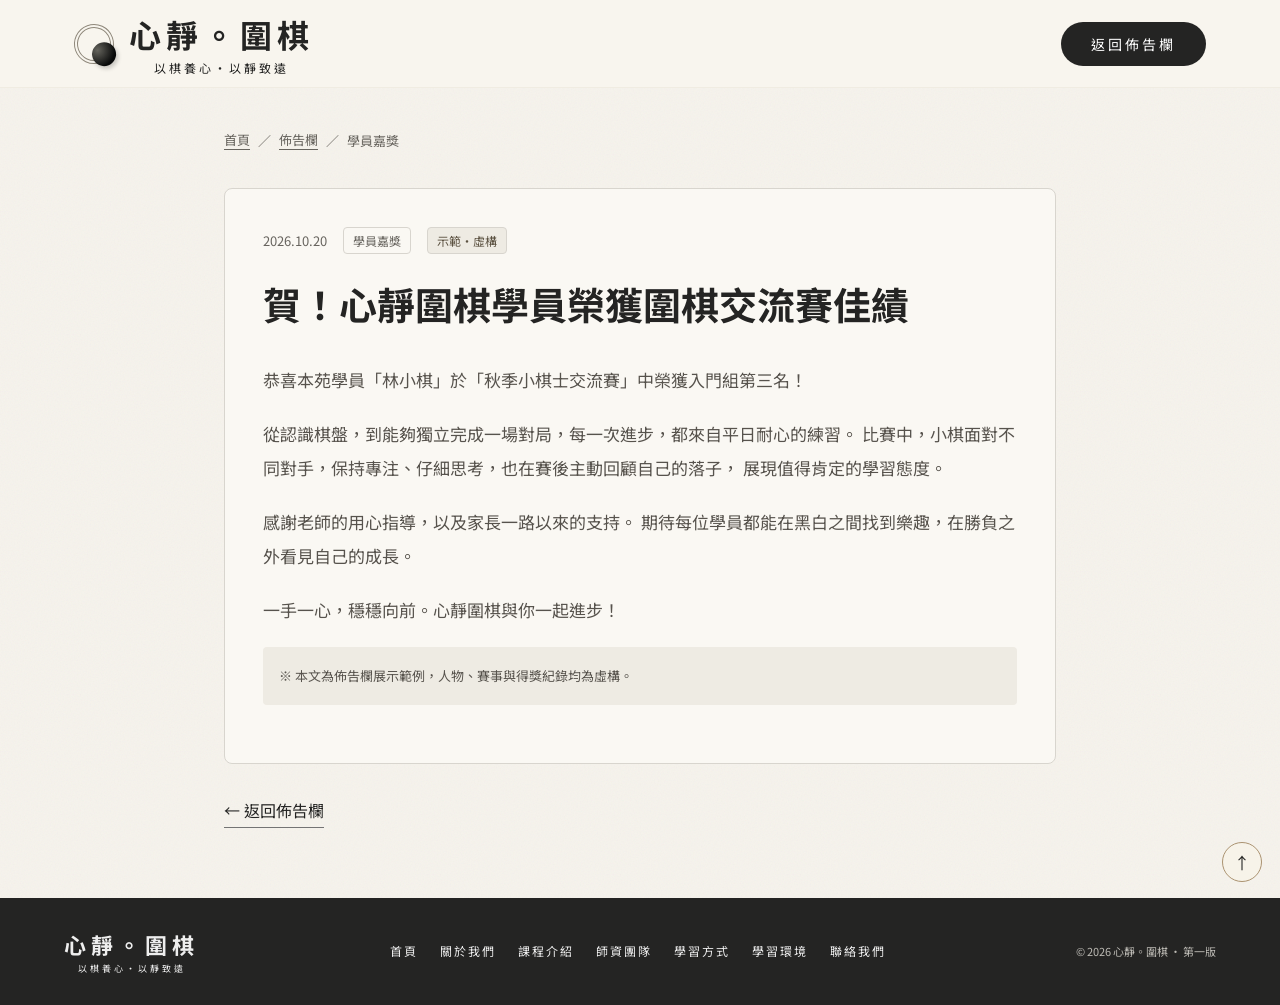
<file: news/award-demo.html>
<!doctype html>
<html lang="zh-Hant"><head><meta charset="utf-8"><meta name="viewport" content="width=device-width,initial-scale=1"><meta name="description" content="心靜圍棋佈告欄示範文章；人物、賽事與得獎紀錄均為虛構。"><title>學員嘉獎（虛構示範）｜心靜圍棋</title><link rel="preconnect" href="https://fonts.googleapis.com"><link rel="preconnect" href="https://fonts.gstatic.com" crossorigin><link rel="stylesheet" href="https://fonts.googleapis.com/css2?family=Noto+Sans+TC:wght@400;700&amp;display=swap"><style>
:root{--paper:#f6f3ec;--ink:#242423;--wood:#ae7c43;--muted:#67645e}*{box-sizing:border-box}html{scroll-behavior:smooth;scroll-padding-top:95px}body{margin:0;color:var(--ink);background:var(--paper);font-family:"Noto Serif TC","Songti TC","PMingLiU",serif;background-image:url("data:image/svg+xml,%3Csvg xmlns='http://www.w3.org/2000/svg' width='180' height='180'%3E%3Cfilter id='n'%3E%3CfeTurbulence type='fractalNoise' baseFrequency='.7' numOctaves='3' stitchTiles='stitch'/%3E%3C/filter%3E%3Cpath fill='%237e735f' opacity='.055' filter='url(%23n)' d='M0 0h180v180H0z'/%3E%3C/svg%3E")}a{color:inherit;text-decoration:none}button{font:inherit}header{height:88px;display:flex;align-items:center;justify-content:space-between;padding:0 5.8%;gap:24px;background:#f8f5ee;position:sticky;top:0;z-index:10;border-bottom:1px solid #ded7c855}.brand{display:flex;align-items:center;gap:15px;flex-shrink:0}.mark{width:40px;height:40px;border:4px double #8f887b;border-radius:50%;position:relative;transform:rotate(-20deg)}.mark:after{content:'';position:absolute;width:24px;height:24px;border-radius:50%;background:radial-gradient(circle at 30% 25%,#65645d,#080909 70%);bottom:-9px;right:-2px;box-shadow:1px 3px 4px #0003}.brand strong{display:block;font-size:32px;letter-spacing:5px;font-weight:900}.brand small{display:block;text-align:center;letter-spacing:3px;font-size:12px;margin-top:2px}nav{display:flex;gap:34px;align-items:center;font-size:15px;letter-spacing:2px}nav a{padding:10px 0;border-bottom:1px solid transparent}nav a:hover,nav a[aria-current]{border-color:var(--wood)}.pill{display:inline-flex;align-items:center;justify-content:center;gap:20px;background:var(--ink);color:#fff;padding:14px 30px;border-radius:6px;font-size:18px;letter-spacing:3px;transition:background .2s,transform .2s}.pill:hover{background:#574735;transform:translateY(-2px)}header>.pill{font-size:14px;border-radius:30px;padding:12px 30px}.menu{display:none;border:1px solid #ccc;background:transparent;padding:8px 12px;border-radius:4px}.hero{min-height:414px;position:relative;display:flex;align-items:center;overflow:hidden}.hero-image{position:absolute;right:0;top:0;height:100%;width:64%;object-fit:cover;object-position:center}.hero:after{content:'';position:absolute;inset:0;background:linear-gradient(90deg,#f6f3ec 0%,#f6f3ec 30%,#f6f3ecdf 38%,#f6f3ec00 57%)}.hero-content{position:relative;z-index:1;margin:50px 5.8%;max-width:670px}.hero h1{font-family:"BiauKai","Microsoft JhengHei","PingFang TC",sans-serif;font-size:clamp(35px,4.5vw,70px);line-height:1.4;letter-spacing:5px;margin:0 0 13px;font-weight:900;color:#111}.hero p{font-size:clamp(17px,2vw,29px);letter-spacing:5px;margin:0 0 30px}.section{padding:32px 3% 40px;max-width:1600px;margin:auto}.heading{text-align:center;margin-bottom:24px}.heading h2{font-size:30px;letter-spacing:4px;margin:0;display:flex;align-items:center;justify-content:center;gap:38px}.heading h2:before,.heading h2:after{content:'';height:1px;width:15%;background:#a7a094}.heading p{font-size:15px;letter-spacing:3px;color:var(--muted);line-height:1.8;margin:7px 0 0}.features{display:grid;grid-template-columns:repeat(3,1fr);gap:20px}.frame{position:relative;padding:13px;border:1px solid #98672e;border-radius:5px;background:repeating-linear-gradient(2deg,#ba864d 0,#d7aa75 3px,#b78043 5px,#c99863 9px);box-shadow:0 3px 8px #30220c25,inset 0 0 0 4px #f0c38b66}.frame:before,.frame:after{content:'';position:absolute;z-index:2;width:24px;height:24px;border-radius:50%;box-shadow:1px 3px 5px #0005;background:radial-gradient(circle at 32% 23%,#646765,#0a0c0b 70%)}.frame:before{top:4px;left:8px}.frame:after{bottom:8px;right:8px;background:radial-gradient(circle at 32% 23%,#fff,#e5e3da 65%,#b1b1a8)}.frame:nth-child(2):before{background:radial-gradient(circle at 32% 23%,#fff,#e5e3da 65%,#b1b1a8)}.frame:nth-child(2):after{background:radial-gradient(circle at 32% 23%,#646765,#0a0c0b 70%)}.frame-inner{background-color:#faf7ef;background-image:linear-gradient(#b2956c09 1px,transparent 1px),linear-gradient(90deg,#b2956c09 1px,transparent 1px);background-size:20px 20px;display:grid;grid-template-columns:1.2fr 1fr;gap:14px;padding:8px;min-height:245px;border:3px double #dbc5a5}.feature-copy{padding:15px 13px}.feature-copy h3{font-size:24px;margin:6px 0 14px}.feature-copy h3:after{content:'';display:block;width:34px;height:2px;background:#ad813c;margin-top:8px}.feature-copy p{font-size:15px;line-height:1.75;margin:0;color:#57534d}.frame img{width:100%;height:100%;min-height:226px;object-fit:cover}.details{border-top:1px solid #ded6c8;padding:65px 6%}.eyebrow{color:#896a43;letter-spacing:4px;font-size:12px}.course-grid{display:grid;grid-template-columns:repeat(3,1fr);gap:24px}.course-card{padding:30px;border:1px solid #cec3ae;background:#ffffff4d}.course-card .number{font-size:14px;letter-spacing:3px;color:#9a783f}.course-card h3{font-size:25px;margin:14px 0}.course-card p{line-height:1.9;color:var(--muted)}.text-link{display:inline-block;margin-top:10px;border-bottom:1px solid #a77c43;padding-bottom:5px}.split{display:grid;grid-template-columns:1fr 1fr;align-items:center;gap:60px}.split img{width:100%;max-height:360px;object-fit:contain}.split h2{font-size:32px;letter-spacing:3px}.split p{line-height:2;color:var(--muted)}.placeholder{border:1px dashed #bdb09a;padding:22px;color:#716b61;background:#fff5;line-height:1.9}.news{display:flex;justify-content:space-between;gap:20px;padding:24px 0;border-top:1px solid #d9d0c1}.news span{font-size:13px;color:var(--muted)}details{border-bottom:1px solid #d9d0c1;padding:18px 0}summary{cursor:pointer;font-size:18px}details p{color:var(--muted);line-height:1.9;max-width:850px}.contact{background:#eae3d5;padding:55px 6%}.contact-grid{display:grid;grid-template-columns:1fr 1fr;gap:60px}.contact h2{font-size:34px;margin:10px 0}.contact p{line-height:1.9;color:var(--muted)}dl{margin:0}dl>div{display:grid;grid-template-columns:110px 1fr;border-bottom:1px solid #c9beab;padding:14px 0}dt{color:#796344}dd{margin:0;line-height:1.8}.contact small{color:#7b7164}footer{background:#242423;color:#eee;padding:30px 5%;display:flex;align-items:center;justify-content:space-between;gap:30px}footer .brand strong{font-size:22px}footer .brand small{font-size:9px}footer nav{font-size:12px;gap:22px}footer>small{color:#bdbbb5;font-size:11px}.back-top{position:fixed;right:18px;bottom:18px;border:1px solid #aa9270;border-radius:50%;background:#f7f3e9;width:40px;height:40px;display:grid;place-items:center;z-index:5}@media(min-width:1600px){.hero{min-height:480px}}@media(max-width:1200px){nav{gap:18px}header{padding:0 3%}.brand strong{font-size:26px}.feature-copy{padding:8px}.feature-copy h3{font-size:21px}.frame-inner{gap:7px}.feature-copy p{font-size:14px}footer nav{display:flex;flex-wrap:wrap;justify-content:center}}@media(max-width:900px){header{height:auto;min-height:76px;position:relative;flex-wrap:wrap;padding:16px 5%;gap:16px}.menu{display:none}header>.pill{display:inline-flex;margin-left:auto;font-size:13px;padding:10px 18px}header nav{display:flex;position:static;width:100%;order:3;flex-wrap:wrap;justify-content:center;gap:8px 24px;background:transparent;padding:4px 0;box-shadow:none;font-size:14px}header nav a{padding:8px 0}header nav.open{display:flex}.hero-content{margin-left:5%;max-width:70%}.hero p{letter-spacing:2px}.features{grid-template-columns:1fr}.frame-inner{grid-template-columns:1.4fr 1fr;min-height:220px}.frame img{height:230px;min-height:0}.feature-copy{padding:14px}.feature-copy p{font-size:16px}.course-grid{grid-template-columns:1fr}.split,.contact-grid{gap:25px}.heading h2{font-size:26px;gap:15px}.details{padding:45px 6%}}@media(max-width:580px){header{gap:12px;padding:14px 5%}header nav{gap:4px 18px;font-size:13px;letter-spacing:1px}header>.pill{font-size:12px;padding:10px 14px;letter-spacing:1px}.brand{gap:10px}.mark{width:32px;height:32px}.brand strong{font-size:24px}.brand small{font-size:10px}.hero{min-height:560px;align-items:flex-start}.hero-image{width:100%;height:58%;top:auto;bottom:0}.hero:after{background:linear-gradient(180deg,#f6f3ec 0%,#f6f3ec 32%,#f6f3ec00 64%)}.hero-content{max-width:100%;margin:34px 6%}.hero h1{font-size:34px;letter-spacing:2px}.hero p{font-size:16px;margin-bottom:23px}.pill{font-size:15px;padding:12px 23px}.section{padding:30px 5%}.heading p{letter-spacing:1px;font-size:13px}.heading h2:before,.heading h2:after{width:9%}.frame{padding:9px}.frame-inner{gap:8px;padding:5px;grid-template-columns:1.2fr 1fr}.feature-copy{padding:8px}.feature-copy h3{font-size:21px}.feature-copy p{font-size:14px}.frame img{height:100%;min-height:245px}.split,.contact-grid{grid-template-columns:1fr}.split img{max-height:280px}.news{flex-direction:column;gap:8px}footer{flex-direction:column;text-align:center}footer nav{display:flex;flex-wrap:wrap;justify-content:center;gap:8px 18px;font-size:12px}.contact{padding:40px 6%}}@media(prefers-reduced-motion:reduce){html{scroll-behavior:auto}.pill{transition:none}}
.teacher-wrap{max-width:1180px;margin:auto}.teacher-wrap .section-head{margin-bottom:28px}.teacher-wrap .section-head h2{font-size:30px;letter-spacing:3px;margin:10px 0}.teacher-wrap .section-head p{color:var(--muted)}.kicker{color:#896a43;letter-spacing:2px;font-size:14px}.teacher-card{position:relative;display:grid;grid-template-columns:minmax(200px,320px) minmax(0,1fr);gap:36px;align-items:center;padding:28px;border:10px solid #b6814c;border-radius:5px;background:#fbf8f0;box-shadow:inset 0 0 0 2px #e8c99c,0 5px 14px #60421d26}.teacher-photo{display:block;width:100%;height:auto;object-fit:contain;border-radius:2px}.teacher-info h3{font-size:29px;margin:12px 0}.teacher-info p{color:var(--muted);line-height:1.8}.teacher-info dl{display:grid;grid-template-columns:5em minmax(0,1fr);gap:12px 20px;line-height:1.8;margin:20px 0}.teacher-info dt{font-weight:700;color:var(--ink)}.teacher-info dd{color:var(--muted)}.teacher-info .pill{font-size:16px;letter-spacing:1px}@media(max-width:760px){.teacher-card{grid-template-columns:1fr;padding:22px;gap:22px;border-width:8px}.teacher-photo{max-width:320px;margin:auto}.teacher-info dl{gap:12px}.teacher-info h3{font-size:26px}}
.tags{display:flex;gap:8px;flex-wrap:wrap;margin-top:24px}.tags span{background:#eee5d5;color:#6c5132;padding:7px 11px;border-radius:20px;font-size:13px}.method-wrap{max-width:1180px;margin:auto}.method-wrap h2{font-size:30px;letter-spacing:2px}.steps{display:grid;grid-template-columns:repeat(3,minmax(0,1fr));gap:35px}.step b{font-size:32px;color:#a77a44}.step h3{font-size:22px}.step p{line-height:1.8;color:var(--muted)}.approach{background:#ece6db}.contact-box{border:5px solid #b6814c;padding:28px;background:#faf7ef}.contact-box b{color:#896338}.contact-box p{margin:8px 0 24px;overflow-wrap:anywhere}.contact-box p:last-child{margin-bottom:0}.contact-box a:hover{text-decoration:underline}.hero-content p{font-size:clamp(16px,1.5vw,23px);letter-spacing:2px}.heading h2{overflow-wrap:anywhere}@media(max-width:900px){.steps{grid-template-columns:1fr}.heading h2{font-size:25px}.heading h2:before,.heading h2:after{flex-shrink:0;width:8%}}@media(max-width:580px){.hero{min-height:620px}.hero h1{font-size:34px}.hero-content p{line-height:1.8}.contact h2{font-size:28px}}
/* 無木框：宣紙與墨灰 */
:root{--wood:#747474}
.frame{border:1px solid #d8d5ce;border-radius:8px;padding:12px;background:#f5f3ee;box-shadow:0 3px 12px #2020200c}
.frame-inner{border:0;background-color:#faf8f3;background-image:none;border-radius:3px}
.teacher-card{border:1px solid #d8d5ce;border-radius:8px;background:#faf8f3;box-shadow:0 3px 12px #2020200c}
.contact-box{border:1px solid #c9c6be;border-radius:8px;background:#faf8f3;box-shadow:none}
.course-card{border-color:#d8d5ce;border-radius:8px;background:#faf8f3}
.feature-copy h3:after{background:#747474}
.eyebrow,.kicker,.course-card .number,.step b,.contact-box b{color:#66645e}
.text-link{border-color:#747474}.tags span{background:#eae8e2;color:#5e5b55}
@media(max-width:760px){.teacher-card{border-width:1px}.contact-box{border-width:1px}}
/* V03 思源黑體繁體版 */
body,button,input,select,textarea,.hero h1,.brand{font-family:"Noto Sans TC","Microsoft JhengHei","PingFang TC",sans-serif}
h1,h2,h3,.brand strong{font-weight:700}.hero p,.heading p{line-height:1.8}
</style>

<link rel="stylesheet" href="../assets/notice-board.css">

</head>

<body class="announcement-page" id="article-top">

  <!-- 頁首 -->
  <header>
    <a class="brand" href="../xinjing.html">
      <span class="mark" aria-hidden="true"></span>

      <span>
        <strong>心靜。圍棋</strong>
        <small>以棋養心・以靜致遠</small>
      </span>
    </a>

    <a class="pill" href="../xinjing.html#news">
      返回佈告欄
    </a>
  </header>

  <!-- 公告內容 -->
  <main class="announcement-wrap">

    <!-- 麵包屑導覽 -->
    <nav class="announcement-breadcrumb" aria-label="麵包屑導覽">
      <a href="../xinjing.html">首頁</a>
      <span aria-hidden="true">／</span>

      <a href="../xinjing.html#news">佈告欄</a>
      <span aria-hidden="true">／</span>

      <span aria-current="page">學員嘉獎</span>
    </nav>

    <!-- 公告文章 -->
    <article class="announcement-article">

      <!-- 日期與分類 -->
      <div class="board-meta">
        <time datetime="2026-10-20">2026.10.20</time>
        <span class="board-tag">學員嘉獎</span>
        <span class="board-demo">示範・虛構</span>
      </div>

      <!-- 文章標題 -->
      <h1>賀！心靜圍棋學員榮獲圍棋交流賽佳績</h1>

      <!-- 文章內文 -->
      <p>
        恭喜本苑學員「林小棋」於「秋季小棋士交流賽」中榮獲入門組第三名！
      </p>

      <p>
        從認識棋盤，到能夠獨立完成一場對局，每一次進步，都來自平日耐心的練習。
        比賽中，小棋面對不同對手，保持專注、仔細思考，也在賽後主動回顧自己的落子，
        展現值得肯定的學習態度。
      </p>

      <p>
        感謝老師的用心指導，以及家長一路以來的支持。
        期待每位學員都能在黑白之間找到樂趣，在勝負之外看見自己的成長。
      </p>

      <p>
        一手一心，穩穩向前。心靜圍棋與你一起進步！
      </p>

      <!-- 範例聲明 -->
      <p class="board-disclaimer">
        ※ 本文為佈告欄展示範例，人物、賽事與得獎紀錄均為虛構。
      </p>

    </article>

    <!-- 返回連結 -->
    <a class="text-link" href="../xinjing.html#news">
      ← 返回佈告欄
    </a>

  </main>

  <!-- 頁尾 -->

<footer><a class="brand" href="../xinjing.html#home"><span><strong>心靜。圍棋</strong><small>以棋養心・以靜致遠</small></span></a><nav aria-label="頁尾導覽">
  <a href="../xinjing.html#home">首頁</a>
  <a href="../xinjing.html#about">關於我們</a>
  <a href="../xinjing.html#courses">課程介紹</a>
  <a href="../xinjing.html#teachers">師資團隊</a>
  <a href="../xinjing.html#method">學習方式</a>
  <a href="../xinjing.html#environment">學習環境</a>
  <a href="../xinjing.html#contact">聯絡我們</a>
</nav><small>© <span id="year">2026</span> 心靜。圍棋 · 第一版</small></footer>
<a class="back-top" href="#article-top" aria-label="回到頁首">↑</a>


</body>
</html>
</file>
<file: assets/notice-board.css>
.board-post{border:1px solid #d8d5ce;border-radius:8px;background:#faf8f3;padding:0;overflow:hidden}
.board-post>summary{display:block;list-style:none;padding:26px 30px;cursor:pointer}
.board-post>summary::-webkit-details-marker{display:none}
.board-post>summary:hover{background:#efede7}
.board-post>summary:focus-visible{outline:3px solid #747474;outline-offset:-4px}
.board-meta{display:flex;flex-wrap:wrap;align-items:center;gap:10px 16px;font-size:13px;color:#67645e;margin-bottom:14px}
.board-tag,.board-demo{border:1px solid #d8d5ce;padding:4px 9px;border-radius:4px;font-size:12px}
.board-demo{background:#eeebe3;color:#5b5140}
.board-title{display:block;font-size:clamp(19px,2vw,25px);font-weight:700;line-height:1.65}
.board-preview{display:block;font-size:15px;color:#67645e;margin-top:10px;line-height:1.8}
.board-toggle{display:block;font-size:14px;margin-top:20px;color:#4e4b45}
.board-toggle:before{content:'閱讀全文 ＋'}
.board-post[open] .board-toggle:before{content:'收合文章 −'}
.board-body{padding:8px 30px 26px;border-top:1px solid #d8d5ce}
.board-body h3{font-size:22px;line-height:1.65;margin:20px 0}
.board-body p{font-size:16px;max-width:none;line-height:2;color:#57534d}
.board-body .board-disclaimer{font-size:13px;padding:14px 16px;background:#eeebe3;border-radius:4px;color:#5b5140}
@media(max-width:580px){.board-post>summary{padding:22px 18px}.board-body{padding:4px 18px 20px}.board-body h3{font-size:20px}}

.board-link{display:block;padding:26px 30px}.board-link:hover{background:#efede7}.board-link:focus-visible{outline:3px solid #747474;outline-offset:-4px}.board-read{display:block;font-size:14px;margin-top:20px;color:#4e4b45}
.announcement-wrap{max-width:880px;margin:0 auto;padding:32px 24px 70px}.announcement-breadcrumb{display:flex;flex-wrap:wrap;gap:8px;font-size:13px;letter-spacing:0;color:#67645e;margin-bottom:28px}.announcement-breadcrumb a{text-decoration:underline;text-underline-offset:4px}.announcement-article{background:#faf8f3;border:1px solid #d8d5ce;border-radius:8px;padding:38px;margin-bottom:24px}.announcement-article h1{font-size:clamp(26px,4vw,38px);line-height:1.6;margin:20px 0 28px;overflow-wrap:anywhere}.announcement-article p{font-size:17px;color:#57534d;line-height:2;margin:20px 0}.announcement-article .board-disclaimer{font-size:13px;padding:16px;background:#eeebe3;border-radius:4px}.announcement-page header>.pill{display:inline-flex}.announcement-page header{position:relative}.announcement-page footer{margin-top:0}
@media(max-width:580px){.board-link{padding:22px 18px}.announcement-wrap{padding:24px 18px 45px}.announcement-article{padding:24px 20px}.announcement-article p{font-size:16px}.announcement-page header>.pill{font-size:12px;padding:10px 14px}}
</file>
<file: assets/ui-refined.css>
/* UI refinement: layout, typography and responsive navigation */
:root{--paper:#f7f6f2;--ink:#242724;--muted:#686e68;--wood:#697b70}
body{line-height:1.8;background-color:var(--paper)}
header{padding:0 max(4%,calc((100vw - 1360px)/2));gap:24px;background:#f7f6f2f5;border-bottom:1px solid #dedfd9}
.brand strong{font-size:27px;letter-spacing:3px}.brand small{font-size:10px;letter-spacing:2px}header nav{gap:20px;font-size:14px;letter-spacing:0;flex-wrap:wrap}header>.pill{padding:10px 20px;white-space:nowrap}
.section{max-width:1240px;padding:72px 32px}.details{padding:72px 32px;border-color:#e0e2db}.heading{margin-bottom:36px}.heading h2{font-size:clamp(24px,2.5vw,32px);letter-spacing:2px;line-height:1.6;gap:24px}.heading h2:before,.heading h2:after{width:64px;background:#cbd0c8}.heading p{letter-spacing:1px;max-width:680px;margin:12px auto 0}.eyebrow{display:block;font-size:11px;letter-spacing:3px;margin-bottom:10px}
.hero{min-height:520px}.hero-content{margin:64px max(5%,calc((100vw - 1176px)/2));max-width:650px}.hero h1{font-size:clamp(38px,4.5vw,64px);letter-spacing:3px;line-height:1.45}.hero-content p{font-size:19px;line-height:1.9;letter-spacing:1px}.hero:after{background:linear-gradient(90deg,#f7f6f2 15%,#f7f6f2eb 35%,#f7f6f200 73%)}
.pill{border-radius:6px;font-size:15px;letter-spacing:1px;padding:13px 24px}.pill:hover{background:#40594c}
.features{gap:24px}.frame{padding:0;overflow:hidden;border:1px solid #dce0d7;background:#fff;box-shadow:none;border-radius:10px}.frame:before,.frame:after{display:none}.frame-inner{display:flex;flex-direction:column-reverse;padding:0;gap:0;min-height:0;background:#fff}.frame img{height:210px;min-height:0;object-fit:contain;background:#eeeee8}.feature-copy{padding:24px}.feature-copy h3{font-size:22px;margin:0 0 16px}.feature-copy p{font-size:15px;line-height:1.9}
.course-grid{gap:24px}.course-card{padding:30px;background:#fff;border-color:#dce0d7;border-radius:10px;display:flex;flex-direction:column}.course-card h3{font-size:24px}.course-card p{font-size:15px}.tags{margin-top:auto;padding-top:20px}.tags span{background:#edf1eb;color:#506254;font-size:12px}.teacher-wrap{max-width:none}.teacher-card{padding:32px;gap:40px;border-color:#dce0d7;background:#fff;box-shadow:none;border-radius:10px}.teacher-photo{max-height:460px;object-fit:contain}.teacher-info h3{font-size:27px}.teacher-info dl{gap:12px 24px}.teacher-info dd{overflow-wrap:anywhere}.teacher-info .kicker{font-size:12px;letter-spacing:2px}.teacher-info p{font-size:15px}#teachers .teacher-card+.teacher-card{margin-top:28px}
.steps{gap:28px}.step{padding:26px;background:#fff;border:1px solid #dce0d7;border-radius:10px}.step b{font-size:26px;color:#677c6b}.step h3{font-size:21px}.step p{font-size:15px}.approach{background:#edefe8}.split{gap:48px}.split img{border-radius:10px;max-height:400px}.split h2{font-size:30px}
.board-link{padding:28px 30px}.board-post{background:#fff;border-color:#dce0d7;border-radius:10px}.board-title{font-size:22px}.board-read{color:#40594c}.board-tag{background:#edf1eb;color:#506254;border:0}
#faq{max-width:1000px}#faq details{padding:22px 0}#faq summary{font-size:17px;font-weight:700;line-height:1.7}#faq details p{padding:6px 0 0;font-size:15px}
.contact{background:#e9ede6;padding:64px max(5%,calc((100vw - 1176px)/2))}.contact-grid{gap:64px;align-items:start}.contact h2{font-size:32px}.contact-box{padding:30px;background:#fff;border-color:#d5ddd0;border-radius:10px}.contact-box b{font-size:12px;letter-spacing:1px;color:#697c69}.contact-box p{margin:6px 0 22px;font-size:16px}footer{padding:36px 5%;flex-wrap:wrap}footer nav{flex-wrap:wrap;gap:12px 20px;letter-spacing:0}.back-top{background:#fff;border-color:#d4dacf;color:#40594c}a:focus-visible,button:focus-visible,summary:focus-visible{outline:3px solid #718b72;outline-offset:5px}
@media(max-width:1100px){header{height:auto;min-height:86px;flex-wrap:wrap;padding:16px 4%;gap:14px}header nav{width:100%;order:3;justify-content:center;gap:8px 24px}header>.pill{margin-left:auto}}
@media(max-width:760px){header{position:relative}.section,.details{padding:48px 22px}.hero{min-height:560px;align-items:flex-start}.hero-content{margin:36px 6%;max-width:100%}.hero h1{font-size:38px}.hero-content p{font-size:16px}.hero-image{width:100%;height:55%;top:auto;bottom:0;object-fit:cover}.hero:after{background:linear-gradient(180deg,#f7f6f2 28%,#f7f6f2ec 43%,#f7f6f200 74%)}.features,.course-grid,.steps,.split,.contact-grid{grid-template-columns:1fr}.frame img{height:240px}.heading h2{gap:14px}.heading h2:before,.heading h2:after{width:24px}.teacher-card{padding:24px;gap:24px}.teacher-photo{max-height:380px}.teacher-info dl{grid-template-columns:5em minmax(0,1fr);gap:12px 16px}.contact{padding:48px 22px}.contact-grid{gap:28px}.contact h2{font-size:28px}.contact-box{padding:24px}.split{gap:24px}footer{justify-content:center;text-align:center}}
@media(max-width:480px){.brand strong{font-size:22px}.brand small{font-size:9px}.brand{gap:9px}header>.pill{font-size:12px;padding:9px 12px}header nav{gap:4px 16px;font-size:12px}.hero h1{font-size:34px}.course-card{padding:24px}.board-link{padding:22px}.board-title{font-size:20px}}
@media(prefers-reduced-motion:reduce){*,*:before,*:after{scroll-behavior:auto!important;transition:none!important}}
</file>
